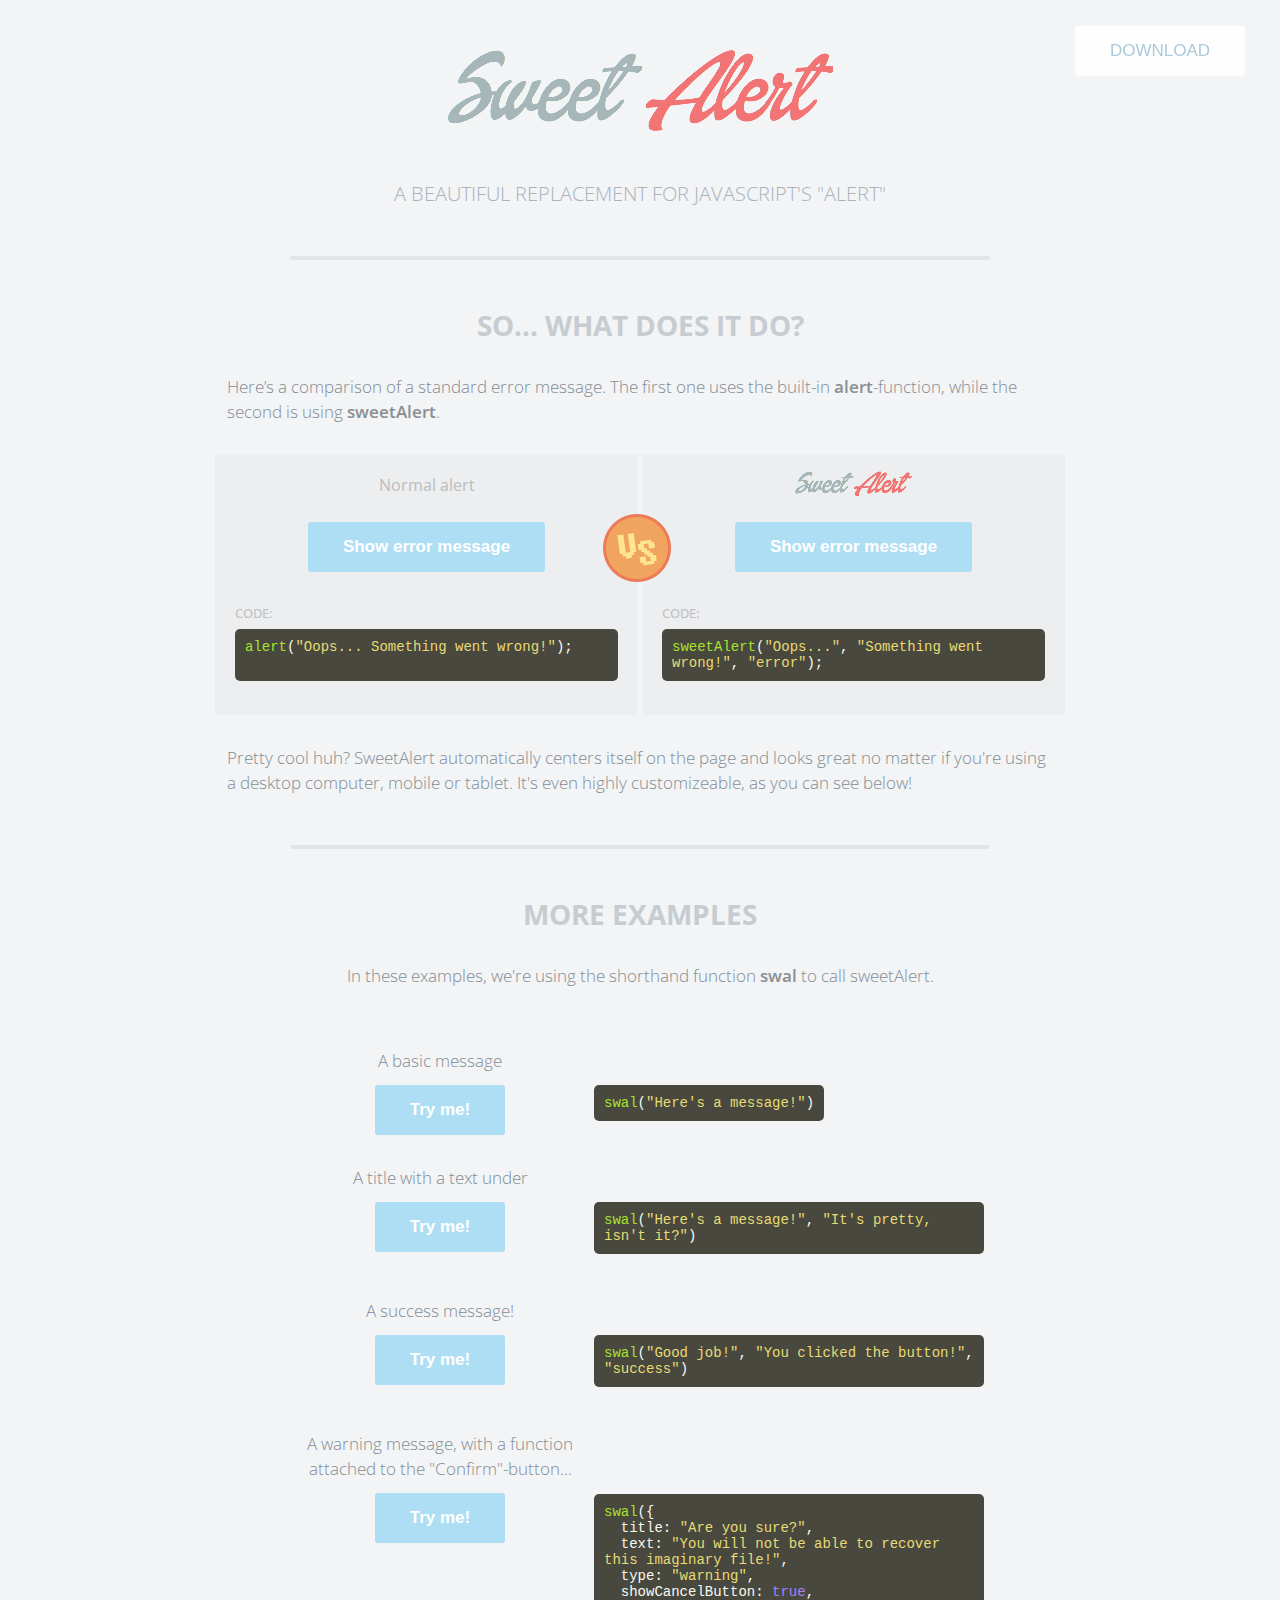
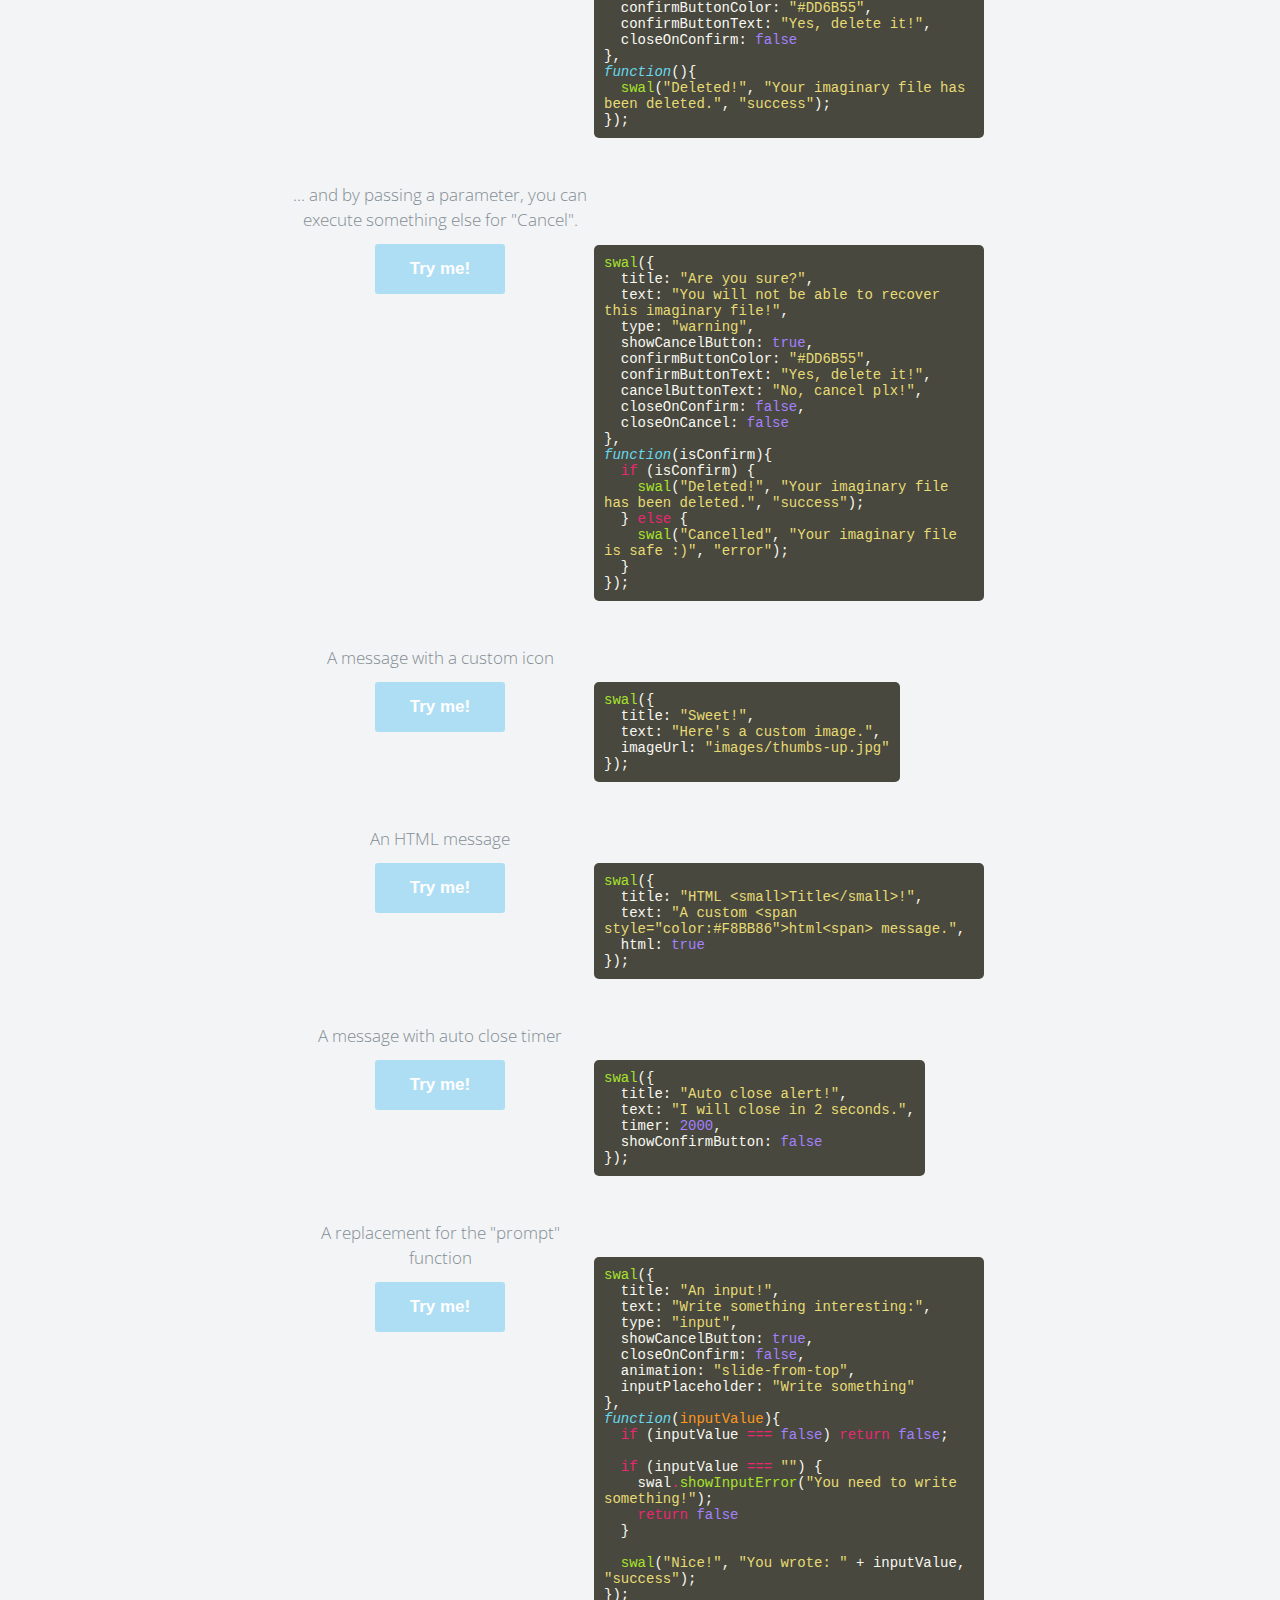
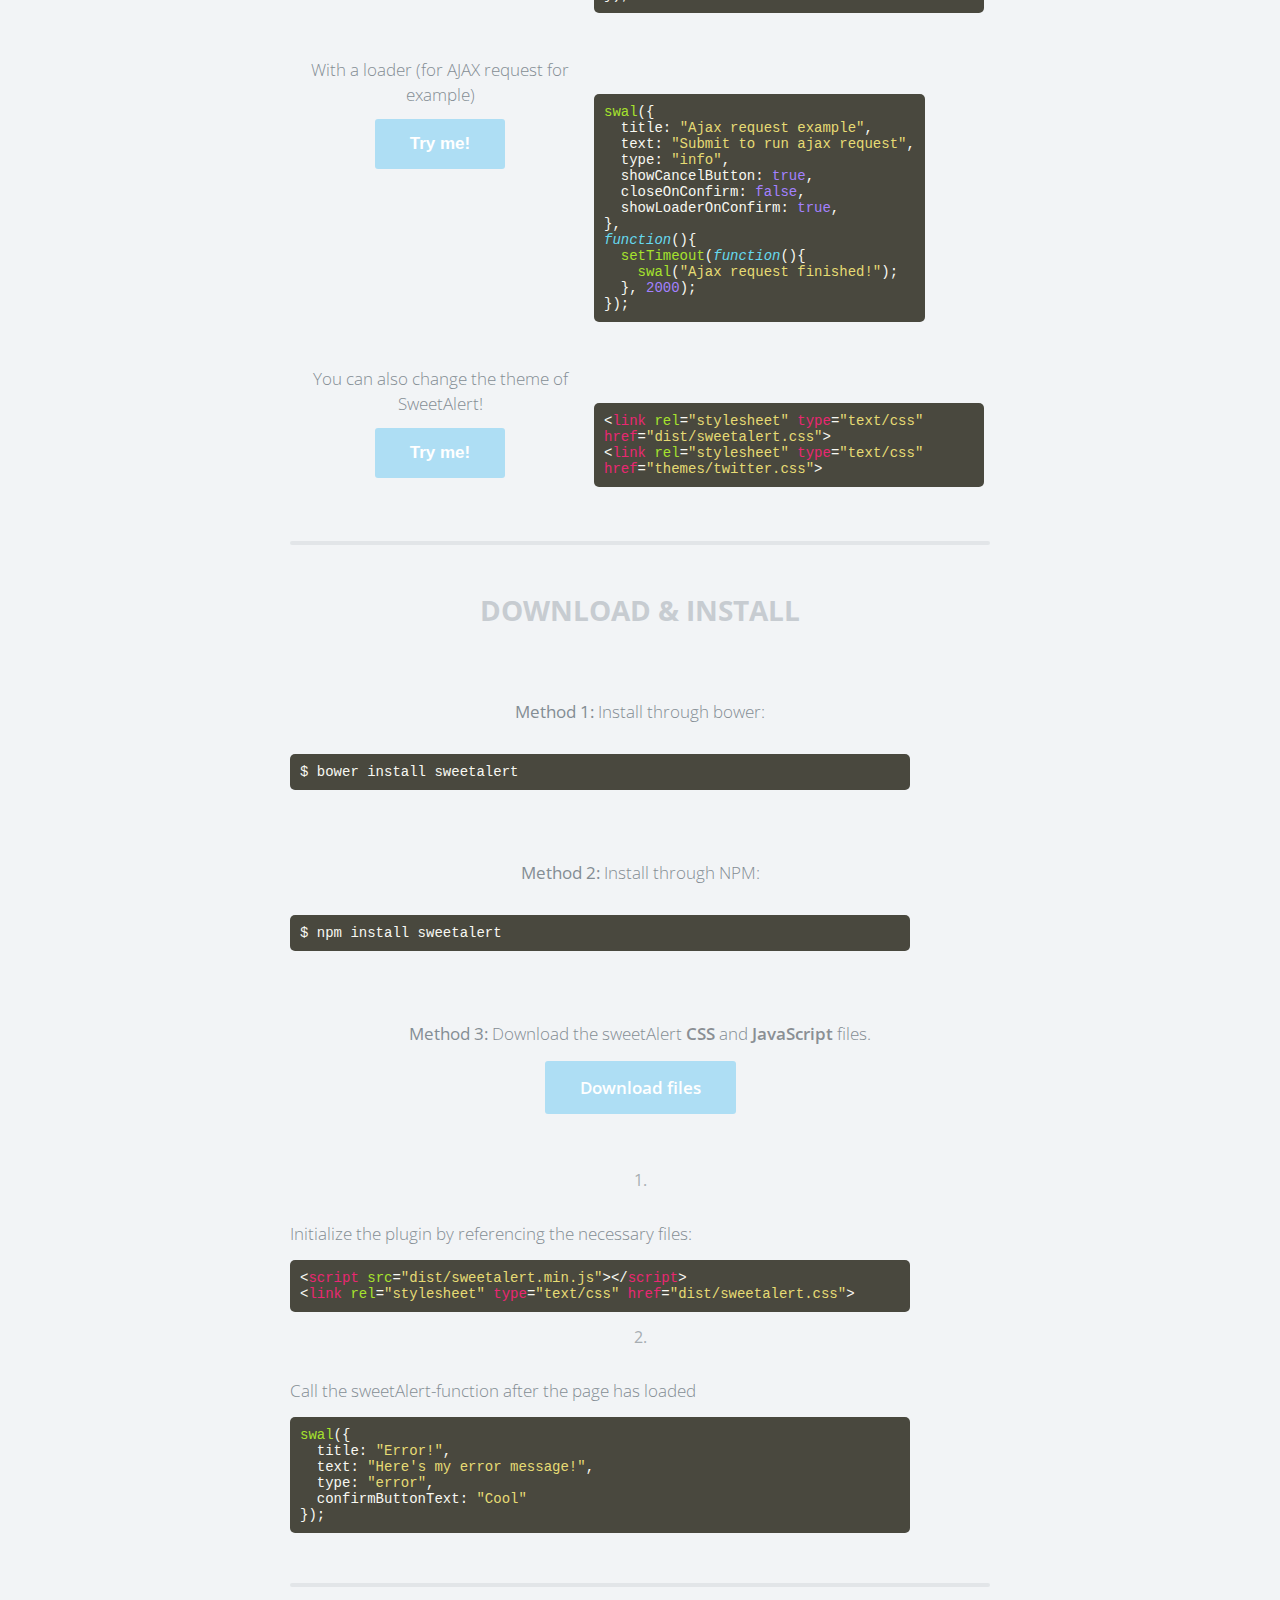
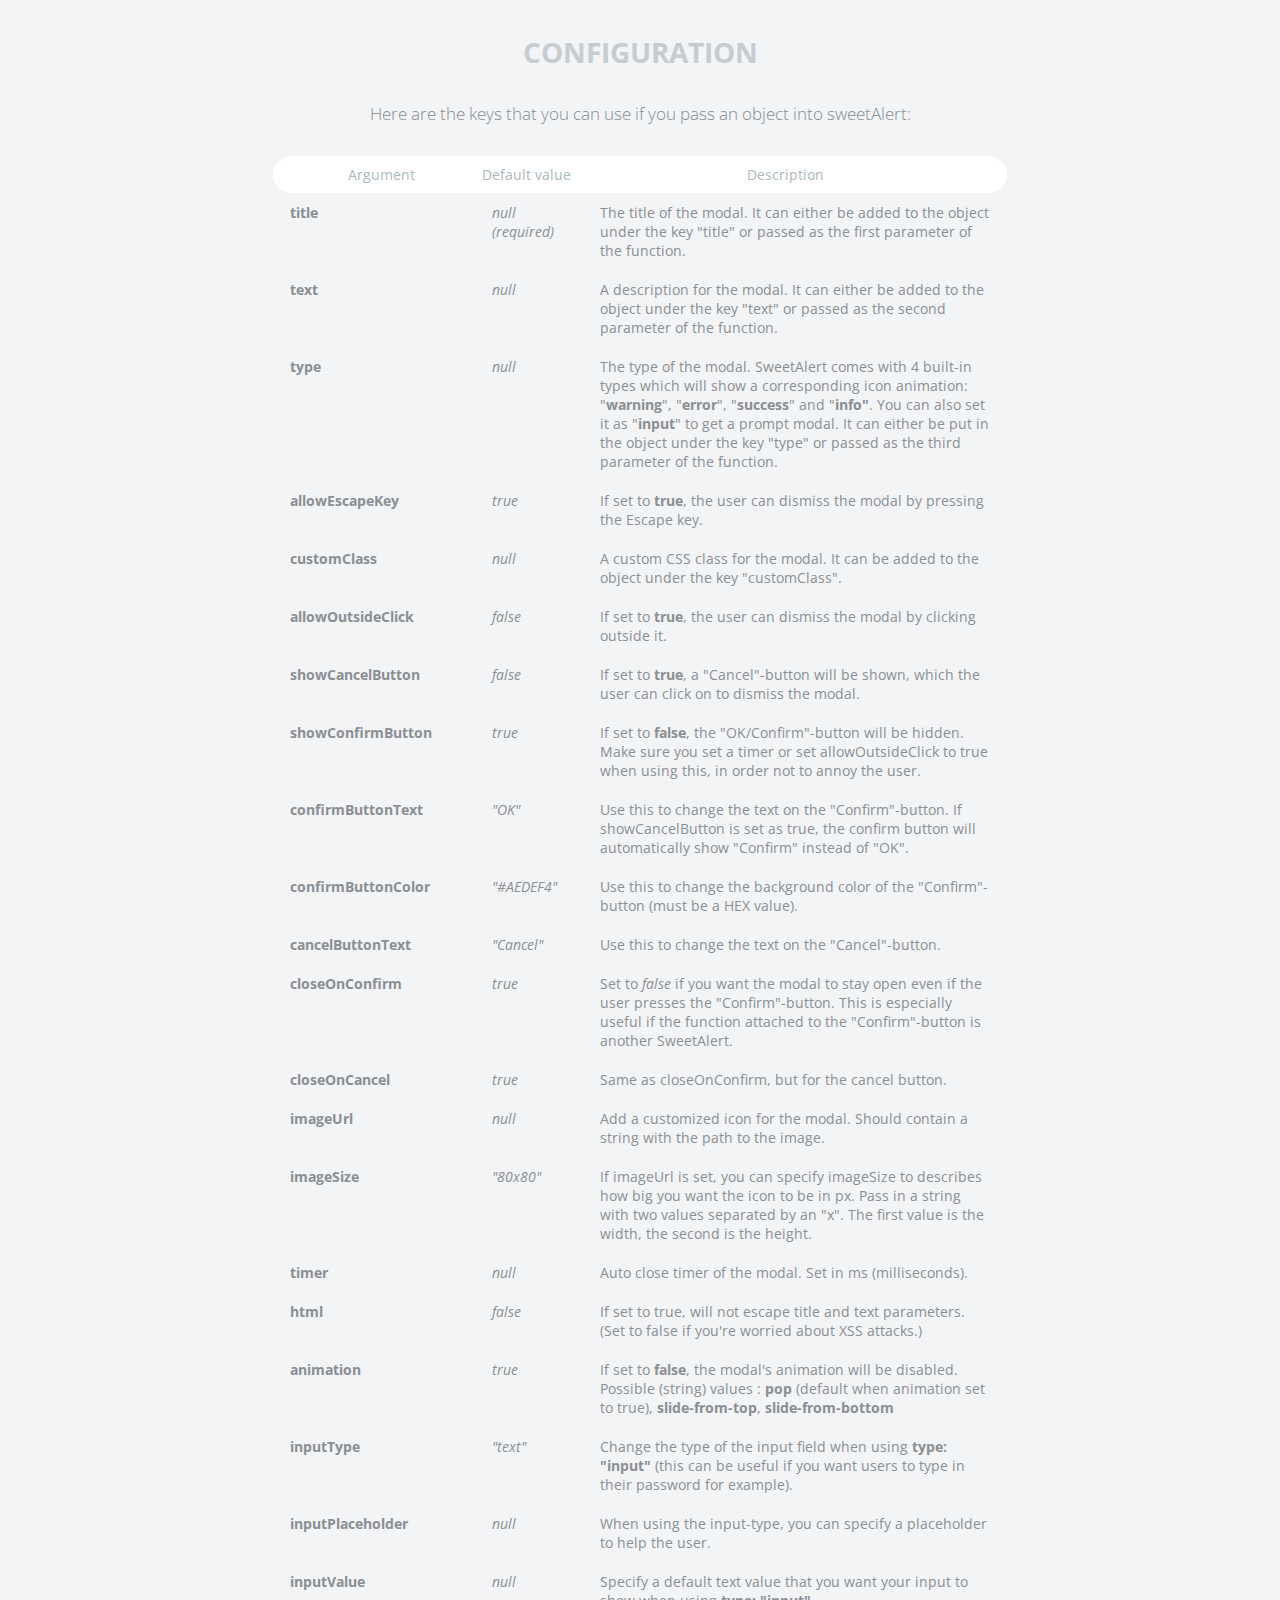
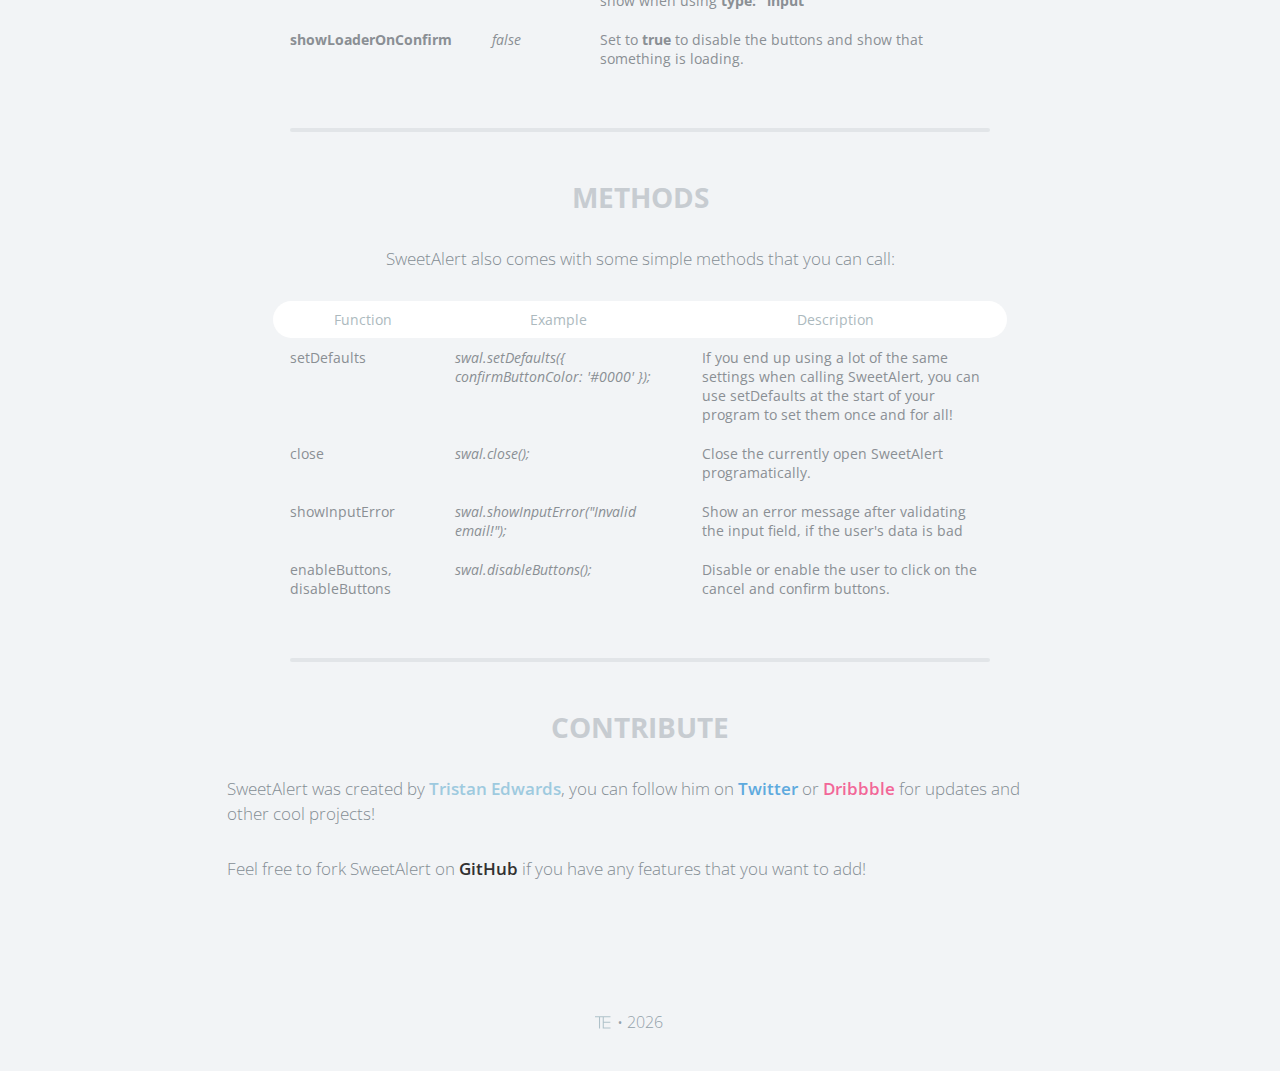
<file: formulario/static/sweetalert/index.html>
<!doctype html>

<html>

<head>
  <meta charset="utf-8">
  <meta name="viewport" content="width=device-width, initial-scale=1, maximum-scale=1, user-scalable=0" />
  <title>SweetAlert</title>

  <link rel="stylesheet" href="example/example.css">
  <script src="https://code.jquery.com/jquery-2.1.3.min.js"></script>

  <!-- This is what you need -->
  <script src="dist/sweetalert-dev.js"></script>
  <link rel="stylesheet" href="dist/sweetalert.css">
  <!--.......................-->

</head>

<body>

<h1>Sweet Alert</h1>
<h2>A beautiful replacement for JavaScript's "Alert"</h2>
<button class="download">Download</button>

<!-- What does it do? -->
<h3>So... What does it do?</h3>
<p>Here’s a comparison of a standard error message. The first one uses the built-in <strong>alert</strong>-function, while the second is using <strong>sweetAlert</strong>.</p>

<div class="showcase normal">
	<h4>Normal alert</h4>
	<button>Show error message</button>

	<h5>Code:</h5>
	<pre><span class="attr">alert</span>(<span class="str">"Oops... Something went wrong!"</span>);

	</pre>

	<div class="vs-icon"></div>
</div>

<div class="showcase sweet">
	<h4>Sweet Alert</h4>
	<button>Show error message</button>

	<h5>Code:</h5>
	<pre><span class="attr">sweetAlert</span>(<span class="str">"Oops..."</span>, <span class="str">"Something went wrong!"</span>, <span class="str">"error"</span>);</pre>
</div>

<p>Pretty cool huh? SweetAlert automatically centers itself on the page and looks great no matter if you're using a desktop computer, mobile or tablet. It's even highly customizeable, as you can see below!</p>


<!-- Examples -->
<h3>More examples</h3>

<p class="center">In these examples, we're using the shorthand function <strong>swal</strong> to call sweetAlert.</p>

<ul class="examples">

	<li class="message">
		<div class="ui">
			<p>A basic message</p>
			<button>Try me!</button>
		</div>
		<pre><span class="attr">swal</span>(<span class="str">"Here's a message!"</span>)</pre>
	</li>

	<li class="title-text">
		<div class="ui">
			<p>A title with a text under</p>
			<button>Try me!</button>
		</div>
		<pre><span class="attr">swal</span>(<span class="str">"Here's a message!"</span>, <span class="str">"It's pretty, isn't it?"</span>)</pre>
	</li>

	<li class="success">
		<div class="ui">
			<p>A success message!</p>
			<button>Try me!</button>
		</div>
		<pre><span class="attr">swal</span>(<span class="str">"Good job!"</span>, <span class="str">"You clicked the button!"</span>, <span class="str">"success"</span>)</pre>
	</li>

	<li class="warning confirm">
		<div class="ui">
			<p>A warning message, with a function attached to the "Confirm"-button...</p>
			<button>Try me!</button>
		</div>
		<pre><span class="attr">swal</span>({
&nbsp;&nbsp;title: <span class="str">"Are you sure?"</span>,
&nbsp;&nbsp;text: <span class="str">"You will not be able to recover this imaginary file!"</span>,
&nbsp;&nbsp;type: <span class="str">"warning"</span>,
&nbsp;&nbsp;showCancelButton: <span class="val">true</span>,
&nbsp;&nbsp;confirmButtonColor: <span class="str">"#DD6B55"</span>,
&nbsp;&nbsp;confirmButtonText: <span class="str">"Yes, delete it!"</span>,
&nbsp;&nbsp;closeOnConfirm: <span class="val">false</span>
},
<span class="func"><i>function</i></span>(){
&nbsp;&nbsp;<span class="attr">swal</span>(<span class="str">"Deleted!"</span>, <span class="str">"Your imaginary file has been deleted."</span>, <span class="str">"success"</span>);
});</pre>
	</li>

	<li class="warning cancel">
		<div class="ui">
			<p>... and by passing a parameter, you can execute something else for "Cancel".</p>
			<button>Try me!</button>
		</div>
		<pre><span class="attr">swal</span>({
&nbsp;&nbsp;title: <span class="str">"Are you sure?"</span>,
&nbsp;&nbsp;text: <span class="str">"You will not be able to recover this imaginary file!"</span>,
&nbsp;&nbsp;type: <span class="str">"warning"</span>,
&nbsp;&nbsp;showCancelButton: <span class="val">true</span>,
&nbsp;&nbsp;confirmButtonColor: <span class="str">"#DD6B55"</span>,
&nbsp;&nbsp;confirmButtonText: <span class="str">"Yes, delete it!"</span>,
&nbsp;&nbsp;cancelButtonText: <span class="str">"No, cancel plx!"</span>,
&nbsp;&nbsp;closeOnConfirm: <span class="val">false</span>,
&nbsp;&nbsp;closeOnCancel: <span class="val">false</span>
},
<span class="func"><i>function</i></span>(isConfirm){
&nbsp;&nbsp;<span class="tag">if</span> (isConfirm) {
&nbsp;&nbsp;&nbsp;&nbsp;<span class="attr">swal</span>(<span class="str">"Deleted!"</span>, <span class="str">"Your imaginary file has been deleted."</span>, <span class="str">"success"</span>);
&nbsp;&nbsp;} <span class="tag">else</span> {
	&nbsp;&nbsp;&nbsp;&nbsp;<span class="attr">swal</span>(<span class="str">"Cancelled"</span>, <span class="str">"Your imaginary file is safe :)"</span>, <span class="str">"error"</span>);
&nbsp;&nbsp;}
});</pre>
	</li>

	<li class="custom-icon">
		<div class="ui">
			<p>A message with a custom icon</p>
			<button>Try me!</button>
		</div>
		<pre><span class="attr">swal</span>({
&nbsp;&nbsp;title: <span class="str">"Sweet!"</span>,
&nbsp;&nbsp;text: <span class="str">"Here's a custom image."</span>,
&nbsp;&nbsp;imageUrl: <span class="str">"images/thumbs-up.jpg"</span>
});</pre>
	</li>

	<li class="message-html">
		<div class="ui">
			<p>An HTML message</p>
			<button>Try me!</button>
		</div>
		<pre><span class="attr">swal</span>({
&nbsp;&nbsp;title: <span class="str">"HTML &lt;small&gt;Title&lt;/small&gt;!"</span>,
&nbsp;&nbsp;text: <span class="str">"A custom &lt;span style="color:#F8BB86"&gt;html&lt;span&gt; message."</span>,
&nbsp;&nbsp;html: <span class="val">true</span>
});</pre>
	</li>

	<li class="timer">
		<div class="ui">
			<p>A message with auto close timer</p>
			<button>Try me!</button>
		</div>
		<pre><span class="attr">swal</span>({
&nbsp;&nbsp;title: <span class="str">"Auto close alert!"</span>,
&nbsp;&nbsp;text: <span class="str">"I will close in 2 seconds."</span>,
&nbsp;&nbsp;timer: <span class="val">2000</span>,
&nbsp;&nbsp;showConfirmButton: <span class="val">false</span>
});</pre>
	</li>


	<li class="input">
		<div class="ui">
			<p>A replacement for the "prompt" function</p>
			<button>Try me!</button>
		</div>
		<pre><span class="attr">swal</span>({
&nbsp;&nbsp;title: <span class="str">"An input!"</span>,
&nbsp;&nbsp;text: <span class="str">"Write something interesting:"</span>,
&nbsp;&nbsp;type: <span class="str">"input"</span>,
&nbsp;&nbsp;showCancelButton: <span class="val">true</span>,
&nbsp;&nbsp;closeOnConfirm: <span class="val">false</span>,
&nbsp;&nbsp;animation: <span class="str">"slide-from-top"</span>,
&nbsp;&nbsp;inputPlaceholder: <span class="str">"Write something"</span>
},
<span class="func"><i>function</i></span>(<span class="arg">inputValue</span>){
&nbsp;&nbsp;<span class="tag">if</span> (inputValue <span class="tag">===</span> <span class="val">false</span>) <span class="tag">return</span> <span class="val">false</span>;
&nbsp;&nbsp;
&nbsp;&nbsp;<span class="tag">if</span> (inputValue <span class="tag">===</span> <span class="str">""</span>) {
&nbsp;&nbsp;&nbsp;&nbsp;swal<span class="tag">.</span><span class="attr">showInputError</span>(<span class="str">"You need to write something!"</span>);
&nbsp;&nbsp;&nbsp;&nbsp;<span class="tag">return</span> <span class="val">false</span>
&nbsp;&nbsp;}
&nbsp;&nbsp;
&nbsp;&nbsp;<span class="attr">swal</span>(<span class="str">"Nice!"</span>, <span class="str">"You wrote: "</span> + inputValue, <span class="str">"success"</span>);
});</pre>
	</li>

  <li class="ajax">
    <div class="ui">
			<p>With a loader (for AJAX request for example)</p>
			<button>Try me!</button>
		</div>
		<pre><span class="attr">swal</span>({
&nbsp;&nbsp;title: <span class="str">"Ajax request example"</span>,
&nbsp;&nbsp;text: <span class="str">"Submit to run ajax request"</span>,
&nbsp;&nbsp;type: <span class="str">"info"</span>,
&nbsp;&nbsp;showCancelButton: <span class="val">true</span>,
&nbsp;&nbsp;closeOnConfirm: <span class="val">false</span>,
&nbsp;&nbsp;showLoaderOnConfirm: <span class="val">true</span>,
},
<span class="func"><i>function</i></span>(){
&nbsp;&nbsp;<span class="attr">setTimeout</span>(<span class="func"><i>function</i></span>(){
&nbsp;&nbsp;&nbsp;&nbsp;<span class="attr">swal</span>(<span class="str">"Ajax request finished!"</span>);
&nbsp;&nbsp;}, <span class="val">2000</span>);
});</pre>
	</li>

	<li class="theme">
		<div class="ui">
			<p>You can also change the theme of SweetAlert!</p>
			<button>Try me!</button>
		</div>
		<pre>&lt;<span class="tag">link</span> <span class="attr">rel</span>=<span class="str">"stylesheet"</span> <span class="tag">type</span>=<span class="str">"text/css"</span> <span class="tag">href</span>=<span class="str">"dist/sweetalert.css"</span>&gt;
			&lt;<span class="tag">link</span> <span class="attr">rel</span>=<span class="str">"stylesheet"</span> <span class="tag">type</span>=<span class="str">"text/css"</span> <span class="tag">href</span>=<span class="str">"themes/twitter.css"</span>&gt;</pre>
	</li>

</ul>


<!-- Download & Install -->
<h3 id="download-section">Download & install</h3>

<div class="center-container">
	<p class="center"><b>Method 1:</b> Install through bower:</p>
	<pre class="center">$ bower install sweetalert</pre>
</div>

<div class="center-container">
	<p class="center"><b>Method 2:</b> Install through NPM:</p>
	<pre class="center">$ npm install sweetalert</pre>
</div>

<p class="center"><b>Method 3:</b> Download the sweetAlert <strong>CSS</strong> and <strong>JavaScript</strong> files.</p>

<a class="button" href="https://github.com/t4t5/sweetalert/archive/master.zip" download>Download files</a>

<ol>
	<li>
		<p>Initialize the plugin by referencing the necessary files:</p>
		<pre>&lt;<span class="tag">script</span> <span class="attr">src</span>=<span class="str">"dist/sweetalert.min.js"</span>&gt;&lt;/<span class="tag">script</span>&gt;
&lt;<span class="tag">link</span> <span class="attr">rel</span>=<span class="str">"stylesheet"</span> <span class="tag">type</span>=<span class="str">"text/css"</span> <span class="tag">href</span>=<span class="str">"dist/sweetalert.css"</span>&gt;</pre>
	</li>

	<li>
		<p>Call the sweetAlert-function after the page has loaded</p>
		<pre><span class="attr">swal</span>({
&nbsp;&nbsp;title: <span class="str">"Error!"</span>,
&nbsp;&nbsp;text: <span class="str">"Here's my error message!"</span>,
&nbsp;&nbsp;type: <span class="str">"error"</span>,
&nbsp;&nbsp;confirmButtonText: <span class="str">"Cool"</span>
});
</pre>
	</li>
</ol>



<!-- Configuration -->
<h3>Configuration</h3>

<p class="center">Here are the keys that you can use if you pass an object into sweetAlert:</p>

<table>
	<tr class="titles">
		<th>
			<div class="border-left"></div>
			Argument
		</th>
		<th>Default value</th>
		<th>
			<div class="border-right"></div>
			Description
		</th>
	</tr>
	<tr>
		<td><b>title</b></td>
		<td><i>null (required)</i></td>
		<td>The title of the modal. It can either be added to the object under the key "title" or passed as the first parameter of the function.</td>
	</tr>
	<tr>
		<td><b>text</b></td>
		<td><i>null</i></td>
		<td>A description for the modal. It can either be added to the object under the key "text" or passed as the second parameter of the function.</td>
	</tr>
	<tr>
		<td><b>type</b></td>
		<td><i>null</i></td>
		<td>The type of the modal. SweetAlert comes with 4 built-in types which will show a corresponding icon animation: "<strong>warning</strong>", "<strong>error</strong>", "<strong>success</strong>" and "<strong>info"</strong>. You can also set it as "<strong>input</strong>" to get a prompt modal. It can either be put in the object under the key "type" or passed as the third parameter of the function.</td>
	</tr>
    <tr>
      <td><b>allowEscapeKey</b></td>
      <td><i>true</i></td>
      <td>If set to <strong>true</strong>, the user can dismiss the modal by pressing the Escape key.</td>
    </tr>
	<tr>
		<td><b>customClass</b></td>
		<td><i>null</i></td>
		<td>A custom CSS class for the modal. It can be added to the object under the key "customClass".</td>
	</tr>
	<tr>
		<td><b>allowOutsideClick</b></td>
		<td><i>false</i></td>
		<td>If set to <strong>true</strong>, the user can dismiss the modal by clicking outside it.</td>
	</tr>
	<tr>
		<td><b>showCancelButton</b></td>
		<td><i>false</i></td>
		<td>If set to <strong>true</strong>, a "Cancel"-button will be shown, which the user can click on to dismiss the modal.</td>
	</tr>
	<tr>
		<td><b>showConfirmButton</b></td>
		<td><i>true</i></td>
		<td>If set to <strong>false</strong>, the "OK/Confirm"-button will be hidden. Make sure you set a timer or set allowOutsideClick to true when using this, in order not to annoy the user.</td>
	</tr>
	<tr>
		<td><b>confirmButtonText</b></td>
		<td><i>"OK"</i></td>
		<td>Use this to change the text on the "Confirm"-button. If showCancelButton is set as true, the confirm button will automatically show "Confirm" instead of "OK".</td>
	</tr>
	<tr>
		<td><b>confirmButtonColor</b></td>
		<td><i>"#AEDEF4"</i></td>
		<td>Use this to change the background color of the "Confirm"-button (must be a HEX value).</td>
	</tr>
	<tr>
		<td><b>cancelButtonText</b></td>
		<td><i>"Cancel"</i></td>
		<td>Use this to change the text on the "Cancel"-button.</td>
	</tr>
	<tr>
		<td><b>closeOnConfirm</b></td>
		<td><i>true</i></td>
		<td>Set to <i>false</i> if you want the modal to stay open even if the user presses the "Confirm"-button. This is especially useful if the function attached to the "Confirm"-button is another SweetAlert.</td>
	</tr>
	<tr>
		<td><b>closeOnCancel</b></td>
		<td><i>true</i></td>
		<td>Same as closeOnConfirm, but for the cancel button.</td>
	</tr>
	<tr>
		<td><b>imageUrl</b></td>
		<td><i>null</i></td>
		<td>Add a customized icon for the modal. Should contain a string with the path to the image.</td>
	</tr>
	<tr>
		<td><b>imageSize</b></td>
		<td><i>"80x80"</i></td>
		<td>If imageUrl is set, you can specify imageSize to describes how big you want the icon to be in px. Pass in a string with two values separated by an "x". The first value is the width, the second is the height.</td>
	</tr>
	<tr>
		<td><b>timer</b></td>
		<td><i>null</i></td>
		<td>Auto close timer of the modal. Set in ms (milliseconds).</td>
	</tr>
	<tr>
		<td><b>html</b></td>
		<td><i>false</i></td>
		<td>If set to true, will not escape title and text parameters. (Set to false if you're worried about XSS attacks.)</td>
	</tr>
	<tr>
		<td><b>animation</b></td>
		<td><i>true</i></td>
		<td>If set to <strong>false</strong>, the modal's animation will be disabled. Possible (string) values : <strong>pop</strong> (default when animation set to true), <strong>slide-from-top</strong>, <strong>slide-from-bottom</strong></td>
	</tr>
	<tr>
		<td><b>inputType</b></td>
		<td><i>"text"</i></td>
		<td>Change the type of the input field when using <strong>type: "input"</strong> (this can be useful if you want users to type in their password for example).</td>
	</tr>
	<tr>
		<td><b>inputPlaceholder</b></td>
		<td><i>null</i></td>
		<td>When using the input-type, you can specify a placeholder to help the user.</td>
	</tr>
	<tr>
		<td><b>inputValue</b></td>
		<td><i>null</i></td>
		<td>Specify a default text value that you want your input to show when using <strong>type: "input"</strong></td>
	</tr>
	<tr>
		<td><b>showLoaderOnConfirm</b></td>
		<td><i>false</i></td>
    <td>Set to <strong>true</strong> to disable the buttons and show that something is loading.</td>
	</tr>
</table>


<!-- Methods -->
<h3>Methods</h3>

<p class="center">SweetAlert also comes with some simple methods that you can call:</p>

<table>
	<tr class="titles">
		<th>
			<div class="border-left"></div>
			Function
		</th>
		<th>Example</th>
		<th>
			<div class="border-right"></div>
			Description
		</th>
	</tr>
	<tr>
		<td>setDefaults</td>
		<td><i>swal.setDefaults({ confirmButtonColor: '#0000' });</i></td>
		<td>If you end up using a lot of the same settings when calling SweetAlert, you can use setDefaults at the start of your program to set them once and for all!</td>
	</tr>
	<tr>
		<td>close</td>
		<td><i>swal.close();</i></td>
		<td>Close the currently open SweetAlert programatically.</td>
	</tr>
	<tr>
		<td>showInputError</td>
		<td><i>swal.showInputError("Invalid email!");</i></td>
		<td>Show an error message after validating the input field, if the user's data is bad</td>
	</tr>
	<tr>
		<td>enableButtons, disableButtons</td>
		<td><i>swal.disableButtons();</i></td>
		<td>Disable or enable the user to click on the cancel and confirm buttons.</td>
	</tr>
</table>



<!-- Contribute -->
<h3>Contribute</h3>
<p>SweetAlert was created by <a href="http://tristanedwards.me" target="_blank">Tristan Edwards</a>, you can follow him on <a href="https://twitter.com/t4t5" target="_blank" class="twitter">Twitter</a> or <a href="https://dribbble.com/tristanedwards" target="_blank" class="dribbble">Dribbble</a> for updates and other cool projects!</p>
<p>Feel free to fork SweetAlert on <a href="https://github.com/t4t5/sweetalert" class="github">GitHub</a> if you have any features that you want to add!</p>


<footer>
	<span class="te-logo">TE</span> • <script>document.write(new Date().getFullYear())</script>
</footer>


<script>

document.querySelector('button.download').onclick = function(){
	$("html, body").animate({ scrollTop: $("#download-section").offset().top }, 1000);
};

document.querySelector('.showcase.normal button').onclick = function(){
	alert("Oops... Something went wrong!");
};

document.querySelector('.showcase.sweet button').onclick = function(){
	swal("Oops...", "Something went wrong!", "error");
};

document.querySelector('ul.examples li.message button').onclick = function(){
	swal("Here's a message!");
};

document.querySelector('ul.examples li.timer button').onclick = function(){
	swal({
		title: "Auto close alert!",
		text: "I will close in 2 seconds.",
		timer: 2000,
		showConfirmButton: false
	});
};

document.querySelector('ul.examples li.title-text button').onclick = function(){
	swal("Here's a message!", "It's pretty, isn't it?");
};

document.querySelector('ul.examples li.success button').onclick = function(){
	swal("Good job!", "You clicked the button!", "success");
};

document.querySelector('ul.examples li.warning.confirm button').onclick = function(){
	swal({
		title: "Are you sure?",
		text: "You will not be able to recover this imaginary file!",
		type: "warning",
		showCancelButton: true,
		confirmButtonColor: '#DD6B55',
		confirmButtonText: 'Yes, delete it!',
		closeOnConfirm: false
	},
	function(){
		swal("Deleted!", "Your imaginary file has been deleted!", "success");
	});
};

document.querySelector('ul.examples li.warning.cancel button').onclick = function(){
	swal({
		title: "Are you sure?",
		text: "You will not be able to recover this imaginary file!",
		type: "warning",
		showCancelButton: true,
		confirmButtonColor: '#DD6B55',
		confirmButtonText: 'Yes, delete it!',
		cancelButtonText: "No, cancel plx!",
		closeOnConfirm: false,
		closeOnCancel: false
	},
	function(isConfirm){
    if (isConfirm){
      swal("Deleted!", "Your imaginary file has been deleted!", "success");
    } else {
      swal("Cancelled", "Your imaginary file is safe :)", "error");
    }
	});
};

document.querySelector('ul.examples li.custom-icon button').onclick = function(){
	swal({
		title: "Sweet!",
		text: "Here's a custom image.",
		imageUrl: 'example/images/thumbs-up.jpg'
	});
};

document.querySelector('ul.examples li.message-html button').onclick = function(){
	swal({
		title: "HTML <small>Title</small>!",
		text: 'A custom <span style="color:#F8BB86">html<span> message.',
		html: true
	});
};

document.querySelector('ul.examples li.input button').onclick = function(){
	swal({
		title: "An input!",
		text: 'Write something interesting:',
		type: 'input',
		showCancelButton: true,
		closeOnConfirm: false,
		animation: "slide-from-top",
		inputPlaceholder: "Write something",
	},
	function(inputValue){
		if (inputValue === false) return false;

		if (inputValue === "") {
			swal.showInputError("You need to write something!");
			return false;
		}
    
		swal("Nice!", 'You wrote: ' + inputValue, "success");

	});
};

document.querySelector('ul.examples li.theme button').onclick = function() {
	swal({
		title: "Themes!",
		text: "Here's the Twitter theme for SweetAlert!",
		confirmButtonText: "Cool!",
		customClass: 'twitter'
	});
};

document.querySelector('ul.examples li.ajax button').onclick = function() {
  swal({
    title: 'Ajax request example',
    text: 'Submit to run ajax request',
    type: 'info',
    showCancelButton: true,
    closeOnConfirm: false,
    showLoaderOnConfirm: true,
  }, function(){
    setTimeout(function() {
      swal('Ajax request finished!');
    }, 2000);
  });
};

</script>



</body>

</html>
</file>
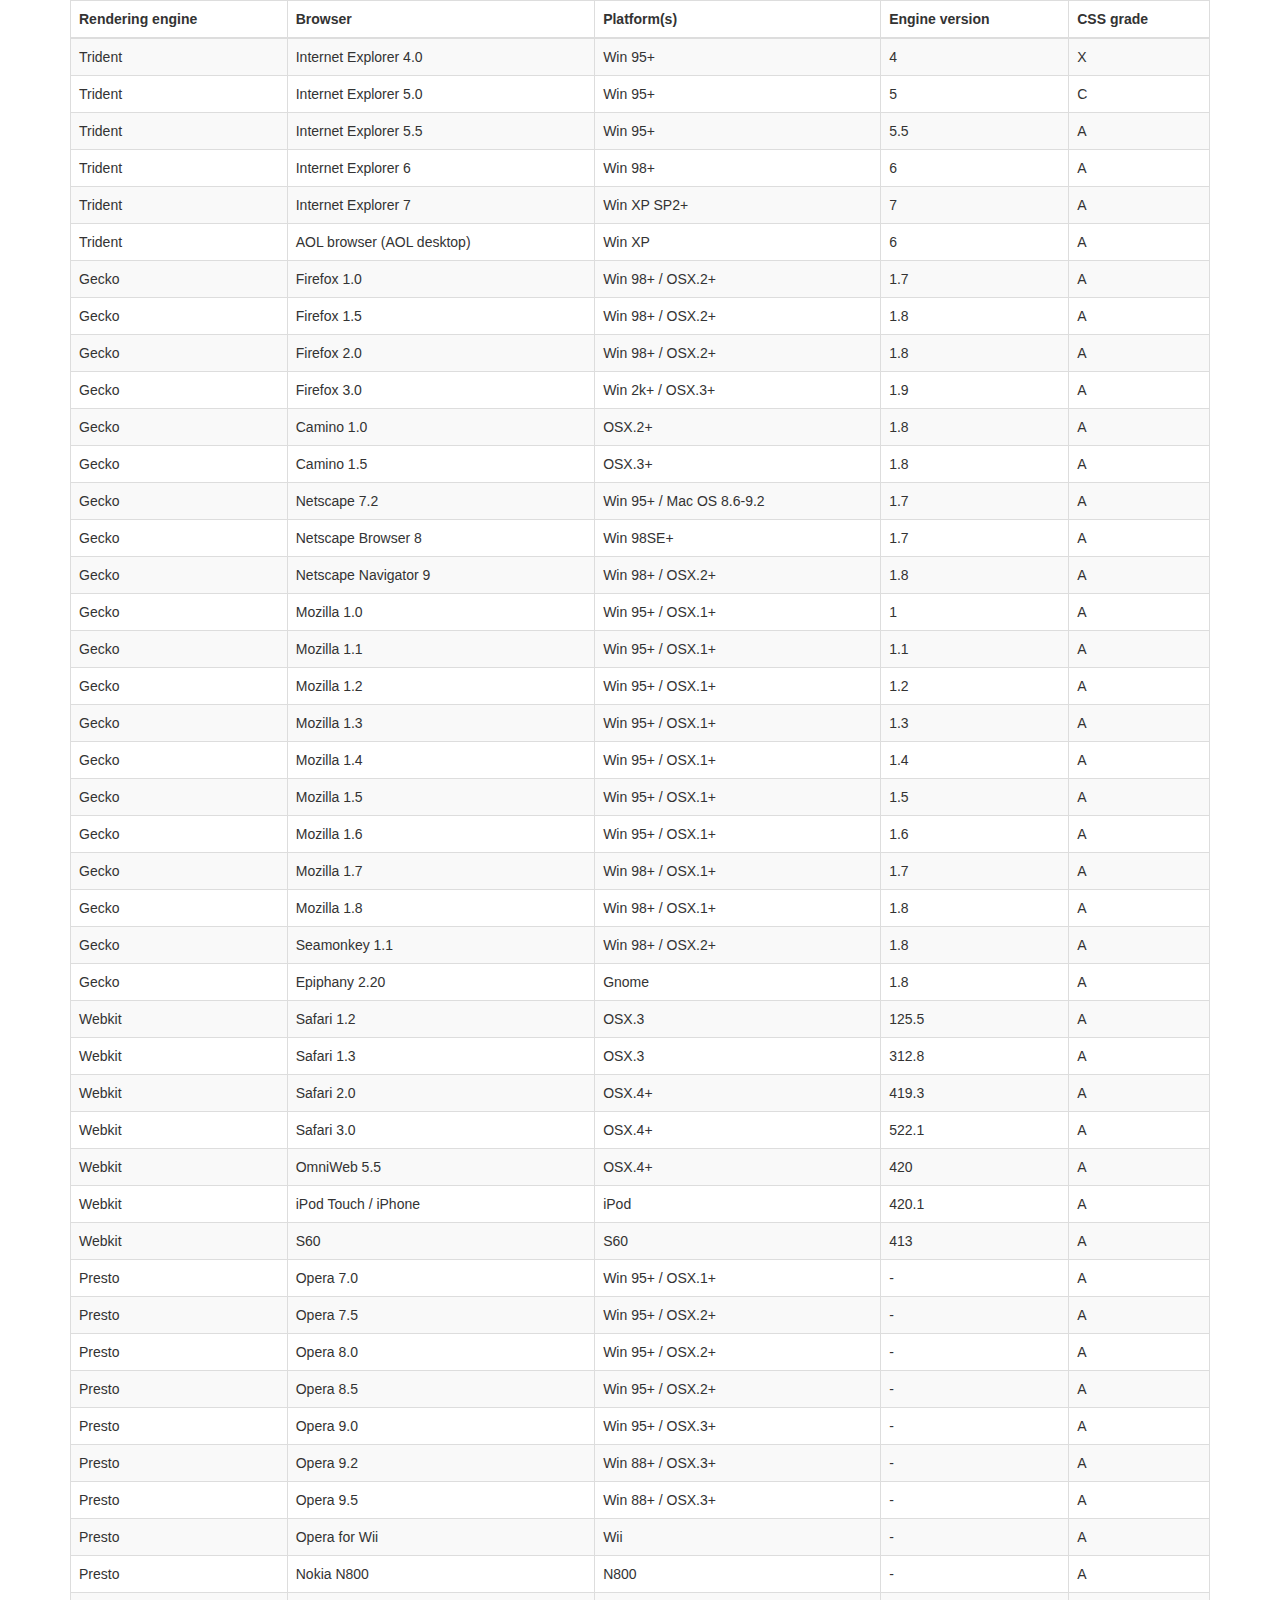
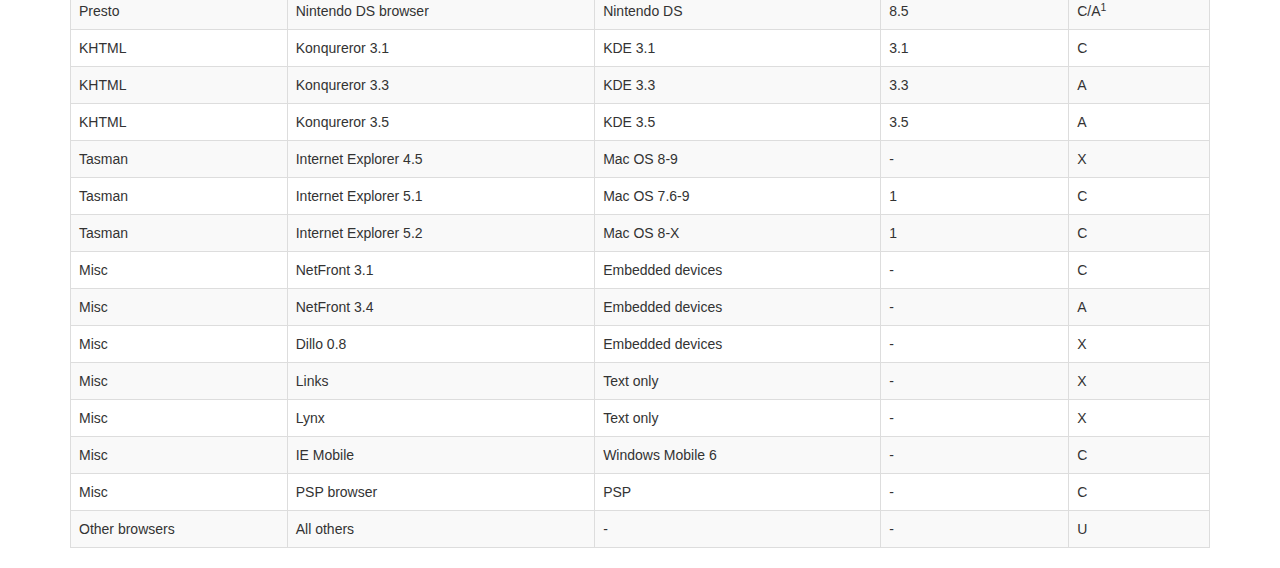
<file: administrador/static/administrador/libs/jquery/plugins/integration/bootstrap/3/index.html>
<!DOCTYPE HTML PUBLIC "-//W3C//DTD HTML 4.01//EN" "http://www.w3.org/TR/html4/strict.dtd">
<html>
	<head>
		<meta http-equiv="content-type" content="text/html; charset=utf-8" />
		
		<title>DataTables Bootstrap 3 example</title>

		<link rel="stylesheet" type="text/css" href="//maxcdn.bootstrapcdn.com/bootstrap/3.3.0/css/bootstrap.min.css">
		<link rel="stylesheet" type="text/css" href="dataTables.bootstrap.css">

		<script type="text/javascript" language="javascript" src="//code.jquery.com/jquery-1.11.1.min.js"></script>
		<script type="text/javascript" language="javascript" src="//cdn.datatables.net/1.10.3/js/jquery.dataTables.min.js"></script>
		<script type="text/javascript" language="javascript" src="dataTables.bootstrap.js"></script>
		<script type="text/javascript" charset="utf-8">
			$(document).ready(function() {
				$('#example').dataTable();
			} );
		</script>
	</head>
	<body>
		<div class="container">
			
<table cellpadding="0" cellspacing="0" border="0" class="table table-striped table-bordered" id="example">
	<thead>
		<tr>
			<th>Rendering engine</th>
			<th>Browser</th>
			<th>Platform(s)</th>
			<th>Engine version</th>
			<th>CSS grade</th>
		</tr>
	</thead>
	<tbody>
		<tr class="odd gradeX">
			<td>Trident</td>
			<td>Internet
				 Explorer 4.0</td>
			<td>Win 95+</td>
			<td class="center"> 4</td>
			<td class="center">X</td>
		</tr>
		<tr class="even gradeC">
			<td>Trident</td>
			<td>Internet
				 Explorer 5.0</td>
			<td>Win 95+</td>
			<td class="center">5</td>
			<td class="center">C</td>
		</tr>
		<tr class="odd gradeA">
			<td>Trident</td>
			<td>Internet
				 Explorer 5.5</td>
			<td>Win 95+</td>
			<td class="center">5.5</td>
			<td class="center">A</td>
		</tr>
		<tr class="even gradeA">
			<td>Trident</td>
			<td>Internet
				 Explorer 6</td>
			<td>Win 98+</td>
			<td class="center">6</td>
			<td class="center">A</td>
		</tr>
		<tr class="odd gradeA">
			<td>Trident</td>
			<td>Internet Explorer 7</td>
			<td>Win XP SP2+</td>
			<td class="center">7</td>
			<td class="center">A</td>
		</tr>
		<tr class="even gradeA">
			<td>Trident</td>
			<td>AOL browser (AOL desktop)</td>
			<td>Win XP</td>
			<td class="center">6</td>
			<td class="center">A</td>
		</tr>
		<tr class="gradeA">
			<td>Gecko</td>
			<td>Firefox 1.0</td>
			<td>Win 98+ / OSX.2+</td>
			<td class="center">1.7</td>
			<td class="center">A</td>
		</tr>
		<tr class="gradeA">
			<td>Gecko</td>
			<td>Firefox 1.5</td>
			<td>Win 98+ / OSX.2+</td>
			<td class="center">1.8</td>
			<td class="center">A</td>
		</tr>
		<tr class="gradeA">
			<td>Gecko</td>
			<td>Firefox 2.0</td>
			<td>Win 98+ / OSX.2+</td>
			<td class="center">1.8</td>
			<td class="center">A</td>
		</tr>
		<tr class="gradeA">
			<td>Gecko</td>
			<td>Firefox 3.0</td>
			<td>Win 2k+ / OSX.3+</td>
			<td class="center">1.9</td>
			<td class="center">A</td>
		</tr>
		<tr class="gradeA">
			<td>Gecko</td>
			<td>Camino 1.0</td>
			<td>OSX.2+</td>
			<td class="center">1.8</td>
			<td class="center">A</td>
		</tr>
		<tr class="gradeA">
			<td>Gecko</td>
			<td>Camino 1.5</td>
			<td>OSX.3+</td>
			<td class="center">1.8</td>
			<td class="center">A</td>
		</tr>
		<tr class="gradeA">
			<td>Gecko</td>
			<td>Netscape 7.2</td>
			<td>Win 95+ / Mac OS 8.6-9.2</td>
			<td class="center">1.7</td>
			<td class="center">A</td>
		</tr>
		<tr class="gradeA">
			<td>Gecko</td>
			<td>Netscape Browser 8</td>
			<td>Win 98SE+</td>
			<td class="center">1.7</td>
			<td class="center">A</td>
		</tr>
		<tr class="gradeA">
			<td>Gecko</td>
			<td>Netscape Navigator 9</td>
			<td>Win 98+ / OSX.2+</td>
			<td class="center">1.8</td>
			<td class="center">A</td>
		</tr>
		<tr class="gradeA">
			<td>Gecko</td>
			<td>Mozilla 1.0</td>
			<td>Win 95+ / OSX.1+</td>
			<td class="center">1</td>
			<td class="center">A</td>
		</tr>
		<tr class="gradeA">
			<td>Gecko</td>
			<td>Mozilla 1.1</td>
			<td>Win 95+ / OSX.1+</td>
			<td class="center">1.1</td>
			<td class="center">A</td>
		</tr>
		<tr class="gradeA">
			<td>Gecko</td>
			<td>Mozilla 1.2</td>
			<td>Win 95+ / OSX.1+</td>
			<td class="center">1.2</td>
			<td class="center">A</td>
		</tr>
		<tr class="gradeA">
			<td>Gecko</td>
			<td>Mozilla 1.3</td>
			<td>Win 95+ / OSX.1+</td>
			<td class="center">1.3</td>
			<td class="center">A</td>
		</tr>
		<tr class="gradeA">
			<td>Gecko</td>
			<td>Mozilla 1.4</td>
			<td>Win 95+ / OSX.1+</td>
			<td class="center">1.4</td>
			<td class="center">A</td>
		</tr>
		<tr class="gradeA">
			<td>Gecko</td>
			<td>Mozilla 1.5</td>
			<td>Win 95+ / OSX.1+</td>
			<td class="center">1.5</td>
			<td class="center">A</td>
		</tr>
		<tr class="gradeA">
			<td>Gecko</td>
			<td>Mozilla 1.6</td>
			<td>Win 95+ / OSX.1+</td>
			<td class="center">1.6</td>
			<td class="center">A</td>
		</tr>
		<tr class="gradeA">
			<td>Gecko</td>
			<td>Mozilla 1.7</td>
			<td>Win 98+ / OSX.1+</td>
			<td class="center">1.7</td>
			<td class="center">A</td>
		</tr>
		<tr class="gradeA">
			<td>Gecko</td>
			<td>Mozilla 1.8</td>
			<td>Win 98+ / OSX.1+</td>
			<td class="center">1.8</td>
			<td class="center">A</td>
		</tr>
		<tr class="gradeA">
			<td>Gecko</td>
			<td>Seamonkey 1.1</td>
			<td>Win 98+ / OSX.2+</td>
			<td class="center">1.8</td>
			<td class="center">A</td>
		</tr>
		<tr class="gradeA">
			<td>Gecko</td>
			<td>Epiphany 2.20</td>
			<td>Gnome</td>
			<td class="center">1.8</td>
			<td class="center">A</td>
		</tr>
		<tr class="gradeA">
			<td>Webkit</td>
			<td>Safari 1.2</td>
			<td>OSX.3</td>
			<td class="center">125.5</td>
			<td class="center">A</td>
		</tr>
		<tr class="gradeA">
			<td>Webkit</td>
			<td>Safari 1.3</td>
			<td>OSX.3</td>
			<td class="center">312.8</td>
			<td class="center">A</td>
		</tr>
		<tr class="gradeA">
			<td>Webkit</td>
			<td>Safari 2.0</td>
			<td>OSX.4+</td>
			<td class="center">419.3</td>
			<td class="center">A</td>
		</tr>
		<tr class="gradeA">
			<td>Webkit</td>
			<td>Safari 3.0</td>
			<td>OSX.4+</td>
			<td class="center">522.1</td>
			<td class="center">A</td>
		</tr>
		<tr class="gradeA">
			<td>Webkit</td>
			<td>OmniWeb 5.5</td>
			<td>OSX.4+</td>
			<td class="center">420</td>
			<td class="center">A</td>
		</tr>
		<tr class="gradeA">
			<td>Webkit</td>
			<td>iPod Touch / iPhone</td>
			<td>iPod</td>
			<td class="center">420.1</td>
			<td class="center">A</td>
		</tr>
		<tr class="gradeA">
			<td>Webkit</td>
			<td>S60</td>
			<td>S60</td>
			<td class="center">413</td>
			<td class="center">A</td>
		</tr>
		<tr class="gradeA">
			<td>Presto</td>
			<td>Opera 7.0</td>
			<td>Win 95+ / OSX.1+</td>
			<td class="center">-</td>
			<td class="center">A</td>
		</tr>
		<tr class="gradeA">
			<td>Presto</td>
			<td>Opera 7.5</td>
			<td>Win 95+ / OSX.2+</td>
			<td class="center">-</td>
			<td class="center">A</td>
		</tr>
		<tr class="gradeA">
			<td>Presto</td>
			<td>Opera 8.0</td>
			<td>Win 95+ / OSX.2+</td>
			<td class="center">-</td>
			<td class="center">A</td>
		</tr>
		<tr class="gradeA">
			<td>Presto</td>
			<td>Opera 8.5</td>
			<td>Win 95+ / OSX.2+</td>
			<td class="center">-</td>
			<td class="center">A</td>
		</tr>
		<tr class="gradeA">
			<td>Presto</td>
			<td>Opera 9.0</td>
			<td>Win 95+ / OSX.3+</td>
			<td class="center">-</td>
			<td class="center">A</td>
		</tr>
		<tr class="gradeA">
			<td>Presto</td>
			<td>Opera 9.2</td>
			<td>Win 88+ / OSX.3+</td>
			<td class="center">-</td>
			<td class="center">A</td>
		</tr>
		<tr class="gradeA">
			<td>Presto</td>
			<td>Opera 9.5</td>
			<td>Win 88+ / OSX.3+</td>
			<td class="center">-</td>
			<td class="center">A</td>
		</tr>
		<tr class="gradeA">
			<td>Presto</td>
			<td>Opera for Wii</td>
			<td>Wii</td>
			<td class="center">-</td>
			<td class="center">A</td>
		</tr>
		<tr class="gradeA">
			<td>Presto</td>
			<td>Nokia N800</td>
			<td>N800</td>
			<td class="center">-</td>
			<td class="center">A</td>
		</tr>
		<tr class="gradeA">
			<td>Presto</td>
			<td>Nintendo DS browser</td>
			<td>Nintendo DS</td>
			<td class="center">8.5</td>
			<td class="center">C/A<sup>1</sup></td>
		</tr>
		<tr class="gradeC">
			<td>KHTML</td>
			<td>Konqureror 3.1</td>
			<td>KDE 3.1</td>
			<td class="center">3.1</td>
			<td class="center">C</td>
		</tr>
		<tr class="gradeA">
			<td>KHTML</td>
			<td>Konqureror 3.3</td>
			<td>KDE 3.3</td>
			<td class="center">3.3</td>
			<td class="center">A</td>
		</tr>
		<tr class="gradeA">
			<td>KHTML</td>
			<td>Konqureror 3.5</td>
			<td>KDE 3.5</td>
			<td class="center">3.5</td>
			<td class="center">A</td>
		</tr>
		<tr class="gradeX">
			<td>Tasman</td>
			<td>Internet Explorer 4.5</td>
			<td>Mac OS 8-9</td>
			<td class="center">-</td>
			<td class="center">X</td>
		</tr>
		<tr class="gradeC">
			<td>Tasman</td>
			<td>Internet Explorer 5.1</td>
			<td>Mac OS 7.6-9</td>
			<td class="center">1</td>
			<td class="center">C</td>
		</tr>
		<tr class="gradeC">
			<td>Tasman</td>
			<td>Internet Explorer 5.2</td>
			<td>Mac OS 8-X</td>
			<td class="center">1</td>
			<td class="center">C</td>
		</tr>
		<tr class="gradeA">
			<td>Misc</td>
			<td>NetFront 3.1</td>
			<td>Embedded devices</td>
			<td class="center">-</td>
			<td class="center">C</td>
		</tr>
		<tr class="gradeA">
			<td>Misc</td>
			<td>NetFront 3.4</td>
			<td>Embedded devices</td>
			<td class="center">-</td>
			<td class="center">A</td>
		</tr>
		<tr class="gradeX">
			<td>Misc</td>
			<td>Dillo 0.8</td>
			<td>Embedded devices</td>
			<td class="center">-</td>
			<td class="center">X</td>
		</tr>
		<tr class="gradeX">
			<td>Misc</td>
			<td>Links</td>
			<td>Text only</td>
			<td class="center">-</td>
			<td class="center">X</td>
		</tr>
		<tr class="gradeX">
			<td>Misc</td>
			<td>Lynx</td>
			<td>Text only</td>
			<td class="center">-</td>
			<td class="center">X</td>
		</tr>
		<tr class="gradeC">
			<td>Misc</td>
			<td>IE Mobile</td>
			<td>Windows Mobile 6</td>
			<td class="center">-</td>
			<td class="center">C</td>
		</tr>
		<tr class="gradeC">
			<td>Misc</td>
			<td>PSP browser</td>
			<td>PSP</td>
			<td class="center">-</td>
			<td class="center">C</td>
		</tr>
		<tr class="gradeU">
			<td>Other browsers</td>
			<td>All others</td>
			<td>-</td>
			<td class="center">-</td>
			<td class="center">U</td>
		</tr>
	</tbody>
</table>
			
		</div>
	</body>
</html>
</file>
<file: formulario/static/sweetalert/example/example.css>
@import url(http://fonts.googleapis.com/css?family=Open+Sans:400,600,700,300);
@import url(http://fonts.googleapis.com/css?family=Open+Sans+Condensed:700);
body {
  background-color: #f2f4f6;
  font-family: 'Open Sans', sans-serif;
  text-align: center; }

h1 {
  background-image: url("images/logo_big.png");
  background-image: -webkit-image-set(url("images/logo_big.png") 1x, url("images/logo_big@2x.png") 2x);
  width: 385px;
  height: 81px;
  text-indent: -9999px;
  white-space: nowrap;
  margin: 50px auto; }
  @media all and (max-width: 420px) {
    h1 {
      width: 300px;
      background-size: contain;
      background-repeat: no-repeat;
      background-position: center; } }
  @media all and (max-width: 330px) {
    h1 {
      width: 250px; } }

h2 {
  font-size: 20px;
  color: #A9B2BC;
  line-height: 25px;
  text-transform: uppercase;
  font-weight: 300;
  text-align: center;
  display: block; }

h3 {
  font-size: 28px;
  color: #C7CCD1;
  text-transform: uppercase;
  font-family: 'Open Sans Condensed', sans-serif;
  margin-top: 100px;
  text-align: center;
  position: relative; }
  h3#download-section {
    margin-top: 50px;
    padding-top: 40px; }
  h3::after {
    content: "";
    background-color: #e2e5e8;
    height: 4px;
    width: 700px;
    left: 50%;
    margin-left: -350px;
    position: absolute;
    margin-top: -50px;
    border-radius: 2px; }
    @media all and (max-width: 740px) {
      h3::after {
        width: auto;
        left: 20px;
        right: 20px;
        margin-left: 0; } }

a {
  text-decoration: none; }

p {
  max-width: 826px;
  margin: 30px auto;
  font-size: 17px;
  font-weight: 300;
  color: #848D94;
  line-height: 25px;
  text-align: left; }
  p.center {
    text-align: center; }
  p strong {
    color: #8A8F94;
    font-weight: 600; }
  p a {
    color: #9ECADF;
    font-weight: 600; }
    p a:hover {
      text-decoration: underline; }
    p a.twitter {
      color: #5eaade; }
    p a.dribbble {
      color: #f26798; }
    p a.github {
      color: #323131; }

button, .button {
  background-color: #AEDEF4;
  color: white;
  border: none;
  box-shadow: none;
  font-size: 17px;
  font-weight: 500;
  font-weight: 600;
  border-radius: 3px;
  padding: 15px 35px;
  margin: 26px 5px 0 5px;
  cursor: pointer; }
  button:focus, .button:focus {
    outline: none; }
  button:hover, .button:hover {
    background-color: #a1d9f2; }
  button:active, .button:active {
    background-color: #81ccee; }
  button.cancel, .button.cancel {
    background-color: #D0D0D0; }
    button.cancel:hover, .button.cancel:hover {
      background-color: #c8c8c8; }
    button.cancel:active, .button.cancel:active {
      background-color: #b6b6b6; }
  button.download, .button.download {
    position: fixed;
    right: 30px;
    top: 0;
    background-color: rgba(255, 255, 255, 0.9);
    color: #ABCADA;
    font-weight: 500;
    text-transform: uppercase;
    z-index: 3; }
    @media all and (max-width: 1278px) {
      button.download, .button.download {
        display: none; } }

.center-container {
  max-width: 700px;
  margin: 70px auto; }

pre {
  background-color: #49483e;
  color: #f8f8f2;
  padding: 10px;
  border-radius: 5px;
  white-space: pre-line;
  text-align: left;
  font-size: 14px;
  max-width: 600px; }
  pre .str {
    color: #e6db74; }
  pre .func {
    color: #66d9ef; }
  pre .val {
    color: #a381ff; }
  pre .tag {
    color: #e92772; }
  pre .attr {
    color: #a6e22d; }
  pre .arg {
    color: #fd9720; }

.showcase {
  background-color: #eceef0;
  padding: 20px;
  display: inline-block;
  width: 383px;
  vertical-align: top;
  position: relative; }
  @media all and (max-width: 865px) {
    .showcase {
      margin: 5px auto;
      padding: 46px 20px; } }
  @media all and (max-width: 440px) {
    .showcase {
      width: auto; } }
  .showcase h4 {
    font-size: 16px;
    color: #BCBCBC;
    line-height: 22px;
    margin: 0 auto;
    font-weight: 400; }
  .showcase.sweet h4 {
    width: 117px;
    height: 25px;
    margin-top: -3px;
    text-indent: -9999px;
    background-image: url("images/logo_small.png");
    background-image: -webkit-image-set(url("images/logo_small.png") 1x, url("images/logo_small@2x.png") 2x); }
  .showcase h5 {
    margin-bottom: -7px;
    text-align: left;
    font-weight: 500;
    text-transform: uppercase;
    color: #c2c2c2; }
  .showcase button {
    margin-bottom: 10px; }
  .showcase .vs-icon {
    background-image: url("images/vs_icon.png");
    background-image: -webkit-image-set(url("images/vs_icon.png") 1x, url("images/vs_icon@2x.png") 2x);
    width: 69px;
    height: 69px;
    position: absolute;
    right: -34px;
    top: 60px;
    z-index: 2; }
    @media all and (max-width: 865px) {
      .showcase .vs-icon {
        margin: 5px auto;
        right: auto;
        left: 50%;
        margin-left: -35px;
        top: auto;
        bottom: -35px; } }

ul.examples {
  list-style-type: none;
  width: 700px;
  margin: 0 auto;
  text-align: left;
  padding-left: 0; }
  @media all and (max-width: 758px) {
    ul.examples {
      width: auto; } }
  ul.examples li {
    padding-left: 0; }
  ul.examples .ui, ul.examples pre {
    display: inline-block;
    vertical-align: top; }
    @media all and (max-width: 758px) {
      ul.examples .ui, ul.examples pre {
        display: block;
        max-width: none;
        margin: 0 auto; } }
  ul.examples .ui {
    width: 300px;
    text-align: center; }
    ul.examples .ui button {
      margin-top: 12px; }
    ul.examples .ui p {
      text-align: center;
      margin-bottom: 0; }
  ul.examples pre {
    max-width: 370px;
    margin-top: 67px; }
    @media all and (max-width: 758px) {
      ul.examples pre {
        margin-top: 16px !important;
        margin-bottom: 60px; } }
  ul.examples .warning pre {
    margin-top: 93px; }

ol {
  max-width: 700px;
  margin: 70px auto;
  list-style-position: inside;
  padding-left: 0; }
  ol li {
    color: #A7ADB2; }
    ol li p {
      margin-bottom: 10px; }

table {
  width: 700px;
  font-size: 14px;
  color: #8a8f94;
  margin: 10px auto;
  text-align: left;
  border-collapse: collapse; }
  @media all and (max-width: 750px) {
    table {
      width: auto;
      margin: 10px 20px; } }
  table th {
    background-color: white;
    padding: 9px;
    color: #acb9be;
    font-weight: 400;
    text-align: center;
    position: relative; }
    table th .border-left, table th .border-right {
      position: absolute;
      background-color: white;
      border-radius: 50%;
      top: 0;
      left: -17px;
      width: 37px;
      height: 37px; }
    table th .border-right {
      left: auto;
      right: -17px; }
    @media all and (max-width: 750px) {
      table th:nth-child(2) {
        display: none; } }
  table td {
    padding: 10px 20px;
    vertical-align: top; }
    table td:first-child {
      padding-left: 0px; }
    table td:last-child {
      padding-right: 0px; }
    @media all and (max-width: 750px) {
      table td:nth-child(2) {
        display: none; } }
    @media all and (max-width: 360px) {
      table td {
        padding: 10px 4px; }
        table td b {
          font-size: 13px; } }

footer {
  margin-top: 100px;
  padding-bottom: 30px;
  color: #9A999F;
  display: inline-block;
  position: relative;
  color: gray;
  font-weight: 400;
  color: #93a1aa;
  font-weight: 300; }
  footer .te-logo {
    text-indent: -99999px;
    background-size: contain;
    background-repeat: no-repeat;
    background-position: center center;
    height: 16px;
    width: 16px;
    display: inline-block;
    margin-right: 5px;
    background-image: url("images/te-logo-small.svg");
    position: absolute;
    left: -22px;
    top: 3px; }

.sweet-alert.twitter {
  font-family: "Helvetica Neue", Helvetica, Arial, sans-serif;
  padding: 15px;
  padding-top: 55px;
  text-align: right;
  border-radius: 6px;
  box-shadow: 0px 0px 0px 1px rgba(0, 0, 0, 0.11), 0px 6px 30px rgba(0, 0, 0, 0.14); }
  .sweet-alert.twitter ~ .sweet-overlay {
    background: rgba(41, 47, 51, 0.9); }
  .sweet-alert.twitter h2 {
    position: absolute;
    top: 0;
    left: 0;
    right: 0;
    height: 40px;
    line-height: 40px;
    font-size: 16px;
    font-weight: 400;
    color: #8899a6;
    margin: 0;
    color: #66757f;
    border-bottom: 1px solid #e1e8ed; }
  .sweet-alert.twitter p {
    display: block;
    text-align: center;
    color: #66757f;
    font-weight: 400;
    font-size: 13px;
    margin-top: 7px; }
  .sweet-alert.twitter .sa-button-container {
    background-color: #f5f8fa;
    border-top: 1px solid #e1e8ed;
    box-shadow: 0px -1px 0px white;
    margin: -15px;
    margin-top: 0; }
  .sweet-alert.twitter[data-has-confirm-button=false][data-has-cancel-button=false] {
    padding-bottom: 10px; }
    .sweet-alert.twitter[data-has-confirm-button=false][data-has-cancel-button=false] .sa-button-container {
      display: none; }
  .sweet-alert.twitter button {
    border-radius: 2px;
    box-shadow: none !important;
    text-shadow: 0px -1px 0px rgba(0, 0, 0, 0.3);
    margin: 17px 0px;
    border-radius: 4px;
    font-size: 14px;
    font-weight: 600;
    padding: 8px 16px;
    position: relative; }
    .sweet-alert.twitter button:focus, .sweet-alert.twitter button.cancel:focus {
      box-shadow: none !important; }
      .sweet-alert.twitter button:focus::before, .sweet-alert.twitter button.cancel:focus::before {
        content: "";
        position: absolute;
        left: -5px;
        top: -5px;
        right: -5px;
        bottom: -5px;
        border: 2px solid #a5b0b4;
        border-radius: 8px; }
    .sweet-alert.twitter button.confirm {
      background-color: #55acee !important;
      background-image: linear-gradient(transparent, rgba(0, 0, 0, 0.05));
      -ms-filter: "progid:DXImageTransform.Microsoft.gradient(startColorstr=#00000000, endColorstr=#0C000000)";
      border: 1px solid #3b88c3;
      box-shadow: inset 0 1px 0 rgba(255, 255, 255, 0.15);
      margin-right: 15px; }
      .sweet-alert.twitter button.confirm:hover {
        background-color: #55acee;
        background-image: linear-gradient(transparent, rgba(0, 0, 0, 0.15));
        -ms-filter: "progid:DXImageTransform.Microsoft.gradient(startColorstr=#00000000, endColorstr=#26000000)";
        border-color: #3b88c3; }
    .sweet-alert.twitter button.cancel {
      color: #66757e;
      background-color: #f5f8fa;
      background-image: linear-gradient(#fff, #f5f8fa);
      text-shadow: 0px -1px 0px white;
      margin-right: 9px;
      border: 1px solid #e1e8ed; }
      .sweet-alert.twitter button.cancel:hover, .sweet-alert.twitter button.cancel:focus:hover {
        background-color: #e1e8ed;
        background-image: linear-gradient(#fff, #e1e8ed);
        -ms-filter: "progid:DXImageTransform.Microsoft.gradient(enabled=false)";
        border-color: #e1e8ed; }
      .sweet-alert.twitter button.cancel:focus {
        background: #fff;
        border-color: #fff; }
  .sweet-alert.twitter .sa-icon {
    transform: scale(0.72);
    margin-bottom: -2px;
    margin-top: -10px; }
  .sweet-alert.twitter input {
    border: 1px solid #e1e8ed;
    border-radius: 3px;
    padding: 10px 7px;
    height: auto;
    box-shadow: none;
    font-size: 13px;
    margin: 10px 0; }
    .sweet-alert.twitter input:focus {
      border-color: #94A1A6;
      box-shadow: inset 0 0 0 1px rgba(77, 99, 107, 0.7); }
  .sweet-alert.twitter fieldset .sa-input-error {
    display: none; }
  .sweet-alert.twitter .sa-error-container {
    text-align: center;
    border: none;
    background-color: #fbedc0;
    margin-bottom: 6px; }
    .sweet-alert.twitter .sa-error-container.show {
      border: 1px solid #f0e1b9; }
    .sweet-alert.twitter .sa-error-container .icon {
      display: none; }
    .sweet-alert.twitter .sa-error-container p {
      color: #292f33;
      font-weight: 600;
      margin-top: 0; }
</file>
<file: formulario/static/sweetalert/dist/sweetalert.css>
body.stop-scrolling {
  height: 100%;
  overflow: hidden; }

.sweet-overlay {
  background-color: black;
  /* IE8 */
  -ms-filter: "progid:DXImageTransform.Microsoft.Alpha(Opacity=40)";
  /* IE8 */
  background-color: rgba(0, 0, 0, 0.4);
  position: fixed;
  left: 0;
  right: 0;
  top: 0;
  bottom: 0;
  display: none;
  z-index: 10000; }

.sweet-alert {
  background-color: white;
  font-family: 'Open Sans', 'Helvetica Neue', Helvetica, Arial, sans-serif;
  width: 478px;
  padding: 17px;
  border-radius: 5px;
  text-align: center;
  position: fixed;
  left: 50%;
  top: 50%;
  margin-left: -256px;
  margin-top: -200px;
  overflow: hidden;
  display: none;
  z-index: 99999; }
  @media all and (max-width: 540px) {
    .sweet-alert {
      width: auto;
      margin-left: 0;
      margin-right: 0;
      left: 15px;
      right: 15px; } }
  .sweet-alert h2 {
    color: #575757;
    font-size: 30px;
    text-align: center;
    font-weight: 600;
    text-transform: none;
    position: relative;
    margin: 25px 0;
    padding: 0;
    line-height: 40px;
    display: block; }
  .sweet-alert p {
    color: #797979;
    font-size: 16px;
    text-align: center;
    font-weight: 300;
    position: relative;
    text-align: inherit;
    float: none;
    margin: 0;
    padding: 0;
    line-height: normal; }
  .sweet-alert fieldset {
    border: none;
    position: relative; }
  .sweet-alert .sa-error-container {
    background-color: #f1f1f1;
    margin-left: -17px;
    margin-right: -17px;
    overflow: hidden;
    padding: 0 10px;
    max-height: 0;
    webkit-transition: padding 0.15s, max-height 0.15s;
    transition: padding 0.15s, max-height 0.15s; }
    .sweet-alert .sa-error-container.show {
      padding: 10px 0;
      max-height: 100px;
      webkit-transition: padding 0.2s, max-height 0.2s;
      transition: padding 0.25s, max-height 0.25s; }
    .sweet-alert .sa-error-container .icon {
      display: inline-block;
      width: 24px;
      height: 24px;
      border-radius: 50%;
      background-color: #ea7d7d;
      color: white;
      line-height: 24px;
      text-align: center;
      margin-right: 3px; }
    .sweet-alert .sa-error-container p {
      display: inline-block; }
  .sweet-alert .sa-input-error {
    position: absolute;
    top: 29px;
    right: 26px;
    width: 20px;
    height: 20px;
    opacity: 0;
    -webkit-transform: scale(0.5);
    transform: scale(0.5);
    -webkit-transform-origin: 50% 50%;
    transform-origin: 50% 50%;
    -webkit-transition: all 0.1s;
    transition: all 0.1s; }
    .sweet-alert .sa-input-error::before, .sweet-alert .sa-input-error::after {
      content: "";
      width: 20px;
      height: 6px;
      background-color: #f06e57;
      border-radius: 3px;
      position: absolute;
      top: 50%;
      margin-top: -4px;
      left: 50%;
      margin-left: -9px; }
    .sweet-alert .sa-input-error::before {
      -webkit-transform: rotate(-45deg);
      transform: rotate(-45deg); }
    .sweet-alert .sa-input-error::after {
      -webkit-transform: rotate(45deg);
      transform: rotate(45deg); }
    .sweet-alert .sa-input-error.show {
      opacity: 1;
      -webkit-transform: scale(1);
      transform: scale(1); }
  .sweet-alert input {
    width: 100%;
    box-sizing: border-box;
    border-radius: 3px;
    border: 1px solid #d7d7d7;
    height: 43px;
    margin-top: 10px;
    margin-bottom: 17px;
    font-size: 18px;
    box-shadow: inset 0px 1px 1px rgba(0, 0, 0, 0.06);
    padding: 0 12px;
    display: none;
    -webkit-transition: all 0.3s;
    transition: all 0.3s; }
    .sweet-alert input:focus {
      outline: none;
      box-shadow: 0px 0px 3px #c4e6f5;
      border: 1px solid #b4dbed; }
      .sweet-alert input:focus::-moz-placeholder {
        transition: opacity 0.3s 0.03s ease;
        opacity: 0.5; }
      .sweet-alert input:focus:-ms-input-placeholder {
        transition: opacity 0.3s 0.03s ease;
        opacity: 0.5; }
      .sweet-alert input:focus::-webkit-input-placeholder {
        transition: opacity 0.3s 0.03s ease;
        opacity: 0.5; }
    .sweet-alert input::-moz-placeholder {
      color: #bdbdbd; }
    .sweet-alert input:-ms-input-placeholder {
      color: #bdbdbd; }
    .sweet-alert input::-webkit-input-placeholder {
      color: #bdbdbd; }
  .sweet-alert.show-input input {
    display: block; }
  .sweet-alert .sa-confirm-button-container {
    display: inline-block;
    position: relative; }
  .sweet-alert .la-ball-fall {
    position: absolute;
    left: 50%;
    top: 50%;
    margin-left: -27px;
    margin-top: 4px;
    opacity: 0;
    visibility: hidden; }
  .sweet-alert button {
    background-color: #8CD4F5;
    color: white;
    border: none;
    box-shadow: none;
    font-size: 17px;
    font-weight: 500;
    -webkit-border-radius: 4px;
    border-radius: 5px;
    padding: 10px 32px;
    margin: 26px 5px 0 5px;
    cursor: pointer; }
    .sweet-alert button:focus {
      outline: none;
      box-shadow: 0 0 2px rgba(128, 179, 235, 0.5), inset 0 0 0 1px rgba(0, 0, 0, 0.05); }
    .sweet-alert button:hover {
      background-color: #7ecff4; }
    .sweet-alert button:active {
      background-color: #5dc2f1; }
    .sweet-alert button.cancel {
      background-color: #C1C1C1; }
      .sweet-alert button.cancel:hover {
        background-color: #b9b9b9; }
      .sweet-alert button.cancel:active {
        background-color: #a8a8a8; }
      .sweet-alert button.cancel:focus {
        box-shadow: rgba(197, 205, 211, 0.8) 0px 0px 2px, rgba(0, 0, 0, 0.0470588) 0px 0px 0px 1px inset !important; }
    .sweet-alert button[disabled] {
      opacity: .6;
      cursor: default; }
    .sweet-alert button.confirm[disabled] {
      color: transparent; }
      .sweet-alert button.confirm[disabled] ~ .la-ball-fall {
        opacity: 1;
        visibility: visible;
        transition-delay: 0s; }
    .sweet-alert button::-moz-focus-inner {
      border: 0; }
  .sweet-alert[data-has-cancel-button=false] button {
    box-shadow: none !important; }
  .sweet-alert[data-has-confirm-button=false][data-has-cancel-button=false] {
    padding-bottom: 40px; }
  .sweet-alert .sa-icon {
    width: 80px;
    height: 80px;
    border: 4px solid gray;
    -webkit-border-radius: 40px;
    border-radius: 40px;
    border-radius: 50%;
    margin: 20px auto;
    padding: 0;
    position: relative;
    box-sizing: content-box; }
    .sweet-alert .sa-icon.sa-error {
      border-color: #F27474; }
      .sweet-alert .sa-icon.sa-error .sa-x-mark {
        position: relative;
        display: block; }
      .sweet-alert .sa-icon.sa-error .sa-line {
        position: absolute;
        height: 5px;
        width: 47px;
        background-color: #F27474;
        display: block;
        top: 37px;
        border-radius: 2px; }
        .sweet-alert .sa-icon.sa-error .sa-line.sa-left {
          -webkit-transform: rotate(45deg);
          transform: rotate(45deg);
          left: 17px; }
        .sweet-alert .sa-icon.sa-error .sa-line.sa-right {
          -webkit-transform: rotate(-45deg);
          transform: rotate(-45deg);
          right: 16px; }
    .sweet-alert .sa-icon.sa-warning {
      border-color: #F8BB86; }
      .sweet-alert .sa-icon.sa-warning .sa-body {
        position: absolute;
        width: 5px;
        height: 47px;
        left: 50%;
        top: 10px;
        -webkit-border-radius: 2px;
        border-radius: 2px;
        margin-left: -2px;
        background-color: #F8BB86; }
      .sweet-alert .sa-icon.sa-warning .sa-dot {
        position: absolute;
        width: 7px;
        height: 7px;
        -webkit-border-radius: 50%;
        border-radius: 50%;
        margin-left: -3px;
        left: 50%;
        bottom: 10px;
        background-color: #F8BB86; }
    .sweet-alert .sa-icon.sa-info {
      border-color: #C9DAE1; }
      .sweet-alert .sa-icon.sa-info::before {
        content: "";
        position: absolute;
        width: 5px;
        height: 29px;
        left: 50%;
        bottom: 17px;
        border-radius: 2px;
        margin-left: -2px;
        background-color: #C9DAE1; }
      .sweet-alert .sa-icon.sa-info::after {
        content: "";
        position: absolute;
        width: 7px;
        height: 7px;
        border-radius: 50%;
        margin-left: -3px;
        top: 19px;
        background-color: #C9DAE1; }
    .sweet-alert .sa-icon.sa-success {
      border-color: #A5DC86; }
      .sweet-alert .sa-icon.sa-success::before, .sweet-alert .sa-icon.sa-success::after {
        content: '';
        -webkit-border-radius: 40px;
        border-radius: 40px;
        border-radius: 50%;
        position: absolute;
        width: 60px;
        height: 120px;
        background: white;
        -webkit-transform: rotate(45deg);
        transform: rotate(45deg); }
      .sweet-alert .sa-icon.sa-success::before {
        -webkit-border-radius: 120px 0 0 120px;
        border-radius: 120px 0 0 120px;
        top: -7px;
        left: -33px;
        -webkit-transform: rotate(-45deg);
        transform: rotate(-45deg);
        -webkit-transform-origin: 60px 60px;
        transform-origin: 60px 60px; }
      .sweet-alert .sa-icon.sa-success::after {
        -webkit-border-radius: 0 120px 120px 0;
        border-radius: 0 120px 120px 0;
        top: -11px;
        left: 30px;
        -webkit-transform: rotate(-45deg);
        transform: rotate(-45deg);
        -webkit-transform-origin: 0px 60px;
        transform-origin: 0px 60px; }
      .sweet-alert .sa-icon.sa-success .sa-placeholder {
        width: 80px;
        height: 80px;
        border: 4px solid rgba(165, 220, 134, 0.2);
        -webkit-border-radius: 40px;
        border-radius: 40px;
        border-radius: 50%;
        box-sizing: content-box;
        position: absolute;
        left: -4px;
        top: -4px;
        z-index: 2; }
      .sweet-alert .sa-icon.sa-success .sa-fix {
        width: 5px;
        height: 90px;
        background-color: white;
        position: absolute;
        left: 28px;
        top: 8px;
        z-index: 1;
        -webkit-transform: rotate(-45deg);
        transform: rotate(-45deg); }
      .sweet-alert .sa-icon.sa-success .sa-line {
        height: 5px;
        background-color: #A5DC86;
        display: block;
        border-radius: 2px;
        position: absolute;
        z-index: 2; }
        .sweet-alert .sa-icon.sa-success .sa-line.sa-tip {
          width: 25px;
          left: 14px;
          top: 46px;
          -webkit-transform: rotate(45deg);
          transform: rotate(45deg); }
        .sweet-alert .sa-icon.sa-success .sa-line.sa-long {
          width: 47px;
          right: 8px;
          top: 38px;
          -webkit-transform: rotate(-45deg);
          transform: rotate(-45deg); }
    .sweet-alert .sa-icon.sa-custom {
      background-size: contain;
      border-radius: 0;
      border: none;
      background-position: center center;
      background-repeat: no-repeat; }

/*
 * Animations
 */
@-webkit-keyframes showSweetAlert {
  0% {
    transform: scale(0.7);
    -webkit-transform: scale(0.7); }
  45% {
    transform: scale(1.05);
    -webkit-transform: scale(1.05); }
  80% {
    transform: scale(0.95);
    -webkit-transform: scale(0.95); }
  100% {
    transform: scale(1);
    -webkit-transform: scale(1); } }

@keyframes showSweetAlert {
  0% {
    transform: scale(0.7);
    -webkit-transform: scale(0.7); }
  45% {
    transform: scale(1.05);
    -webkit-transform: scale(1.05); }
  80% {
    transform: scale(0.95);
    -webkit-transform: scale(0.95); }
  100% {
    transform: scale(1);
    -webkit-transform: scale(1); } }

@-webkit-keyframes hideSweetAlert {
  0% {
    transform: scale(1);
    -webkit-transform: scale(1); }
  100% {
    transform: scale(0.5);
    -webkit-transform: scale(0.5); } }

@keyframes hideSweetAlert {
  0% {
    transform: scale(1);
    -webkit-transform: scale(1); }
  100% {
    transform: scale(0.5);
    -webkit-transform: scale(0.5); } }

@-webkit-keyframes slideFromTop {
  0% {
    top: 0%; }
  100% {
    top: 50%; } }

@keyframes slideFromTop {
  0% {
    top: 0%; }
  100% {
    top: 50%; } }

@-webkit-keyframes slideToTop {
  0% {
    top: 50%; }
  100% {
    top: 0%; } }

@keyframes slideToTop {
  0% {
    top: 50%; }
  100% {
    top: 0%; } }

@-webkit-keyframes slideFromBottom {
  0% {
    top: 70%; }
  100% {
    top: 50%; } }

@keyframes slideFromBottom {
  0% {
    top: 70%; }
  100% {
    top: 50%; } }

@-webkit-keyframes slideToBottom {
  0% {
    top: 50%; }
  100% {
    top: 70%; } }

@keyframes slideToBottom {
  0% {
    top: 50%; }
  100% {
    top: 70%; } }

.showSweetAlert[data-animation=pop] {
  -webkit-animation: showSweetAlert 0.3s;
  animation: showSweetAlert 0.3s; }

.showSweetAlert[data-animation=none] {
  -webkit-animation: none;
  animation: none; }

.showSweetAlert[data-animation=slide-from-top] {
  -webkit-animation: slideFromTop 0.3s;
  animation: slideFromTop 0.3s; }

.showSweetAlert[data-animation=slide-from-bottom] {
  -webkit-animation: slideFromBottom 0.3s;
  animation: slideFromBottom 0.3s; }

.hideSweetAlert[data-animation=pop] {
  -webkit-animation: hideSweetAlert 0.2s;
  animation: hideSweetAlert 0.2s; }

.hideSweetAlert[data-animation=none] {
  -webkit-animation: none;
  animation: none; }

.hideSweetAlert[data-animation=slide-from-top] {
  -webkit-animation: slideToTop 0.4s;
  animation: slideToTop 0.4s; }

.hideSweetAlert[data-animation=slide-from-bottom] {
  -webkit-animation: slideToBottom 0.3s;
  animation: slideToBottom 0.3s; }

@-webkit-keyframes animateSuccessTip {
  0% {
    width: 0;
    left: 1px;
    top: 19px; }
  54% {
    width: 0;
    left: 1px;
    top: 19px; }
  70% {
    width: 50px;
    left: -8px;
    top: 37px; }
  84% {
    width: 17px;
    left: 21px;
    top: 48px; }
  100% {
    width: 25px;
    left: 14px;
    top: 45px; } }

@keyframes animateSuccessTip {
  0% {
    width: 0;
    left: 1px;
    top: 19px; }
  54% {
    width: 0;
    left: 1px;
    top: 19px; }
  70% {
    width: 50px;
    left: -8px;
    top: 37px; }
  84% {
    width: 17px;
    left: 21px;
    top: 48px; }
  100% {
    width: 25px;
    left: 14px;
    top: 45px; } }

@-webkit-keyframes animateSuccessLong {
  0% {
    width: 0;
    right: 46px;
    top: 54px; }
  65% {
    width: 0;
    right: 46px;
    top: 54px; }
  84% {
    width: 55px;
    right: 0px;
    top: 35px; }
  100% {
    width: 47px;
    right: 8px;
    top: 38px; } }

@keyframes animateSuccessLong {
  0% {
    width: 0;
    right: 46px;
    top: 54px; }
  65% {
    width: 0;
    right: 46px;
    top: 54px; }
  84% {
    width: 55px;
    right: 0px;
    top: 35px; }
  100% {
    width: 47px;
    right: 8px;
    top: 38px; } }

@-webkit-keyframes rotatePlaceholder {
  0% {
    transform: rotate(-45deg);
    -webkit-transform: rotate(-45deg); }
  5% {
    transform: rotate(-45deg);
    -webkit-transform: rotate(-45deg); }
  12% {
    transform: rotate(-405deg);
    -webkit-transform: rotate(-405deg); }
  100% {
    transform: rotate(-405deg);
    -webkit-transform: rotate(-405deg); } }

@keyframes rotatePlaceholder {
  0% {
    transform: rotate(-45deg);
    -webkit-transform: rotate(-45deg); }
  5% {
    transform: rotate(-45deg);
    -webkit-transform: rotate(-45deg); }
  12% {
    transform: rotate(-405deg);
    -webkit-transform: rotate(-405deg); }
  100% {
    transform: rotate(-405deg);
    -webkit-transform: rotate(-405deg); } }

.animateSuccessTip {
  -webkit-animation: animateSuccessTip 0.75s;
  animation: animateSuccessTip 0.75s; }

.animateSuccessLong {
  -webkit-animation: animateSuccessLong 0.75s;
  animation: animateSuccessLong 0.75s; }

.sa-icon.sa-success.animate::after {
  -webkit-animation: rotatePlaceholder 4.25s ease-in;
  animation: rotatePlaceholder 4.25s ease-in; }

@-webkit-keyframes animateErrorIcon {
  0% {
    transform: rotateX(100deg);
    -webkit-transform: rotateX(100deg);
    opacity: 0; }
  100% {
    transform: rotateX(0deg);
    -webkit-transform: rotateX(0deg);
    opacity: 1; } }

@keyframes animateErrorIcon {
  0% {
    transform: rotateX(100deg);
    -webkit-transform: rotateX(100deg);
    opacity: 0; }
  100% {
    transform: rotateX(0deg);
    -webkit-transform: rotateX(0deg);
    opacity: 1; } }

.animateErrorIcon {
  -webkit-animation: animateErrorIcon 0.5s;
  animation: animateErrorIcon 0.5s; }

@-webkit-keyframes animateXMark {
  0% {
    transform: scale(0.4);
    -webkit-transform: scale(0.4);
    margin-top: 26px;
    opacity: 0; }
  50% {
    transform: scale(0.4);
    -webkit-transform: scale(0.4);
    margin-top: 26px;
    opacity: 0; }
  80% {
    transform: scale(1.15);
    -webkit-transform: scale(1.15);
    margin-top: -6px; }
  100% {
    transform: scale(1);
    -webkit-transform: scale(1);
    margin-top: 0;
    opacity: 1; } }

@keyframes animateXMark {
  0% {
    transform: scale(0.4);
    -webkit-transform: scale(0.4);
    margin-top: 26px;
    opacity: 0; }
  50% {
    transform: scale(0.4);
    -webkit-transform: scale(0.4);
    margin-top: 26px;
    opacity: 0; }
  80% {
    transform: scale(1.15);
    -webkit-transform: scale(1.15);
    margin-top: -6px; }
  100% {
    transform: scale(1);
    -webkit-transform: scale(1);
    margin-top: 0;
    opacity: 1; } }

.animateXMark {
  -webkit-animation: animateXMark 0.5s;
  animation: animateXMark 0.5s; }

@-webkit-keyframes pulseWarning {
  0% {
    border-color: #F8D486; }
  100% {
    border-color: #F8BB86; } }

@keyframes pulseWarning {
  0% {
    border-color: #F8D486; }
  100% {
    border-color: #F8BB86; } }

.pulseWarning {
  -webkit-animation: pulseWarning 0.75s infinite alternate;
  animation: pulseWarning 0.75s infinite alternate; }

@-webkit-keyframes pulseWarningIns {
  0% {
    background-color: #F8D486; }
  100% {
    background-color: #F8BB86; } }

@keyframes pulseWarningIns {
  0% {
    background-color: #F8D486; }
  100% {
    background-color: #F8BB86; } }

.pulseWarningIns {
  -webkit-animation: pulseWarningIns 0.75s infinite alternate;
  animation: pulseWarningIns 0.75s infinite alternate; }

@-webkit-keyframes rotate-loading {
  0% {
    transform: rotate(0deg); }
  100% {
    transform: rotate(360deg); } }

@keyframes rotate-loading {
  0% {
    transform: rotate(0deg); }
  100% {
    transform: rotate(360deg); } }

/* Internet Explorer 9 has some special quirks that are fixed here */
/* The icons are not animated. */
/* This file is automatically merged into sweet-alert.min.js through Gulp */
/* Error icon */
.sweet-alert .sa-icon.sa-error .sa-line.sa-left {
  -ms-transform: rotate(45deg) \9; }

.sweet-alert .sa-icon.sa-error .sa-line.sa-right {
  -ms-transform: rotate(-45deg) \9; }

/* Success icon */
.sweet-alert .sa-icon.sa-success {
  border-color: transparent\9; }

.sweet-alert .sa-icon.sa-success .sa-line.sa-tip {
  -ms-transform: rotate(45deg) \9; }

.sweet-alert .sa-icon.sa-success .sa-line.sa-long {
  -ms-transform: rotate(-45deg) \9; }

/*!
 * Load Awesome v1.1.0 (http://github.danielcardoso.net/load-awesome/)
 * Copyright 2015 Daniel Cardoso <@DanielCardoso>
 * Licensed under MIT
 */
.la-ball-fall,
.la-ball-fall > div {
  position: relative;
  -webkit-box-sizing: border-box;
  -moz-box-sizing: border-box;
  box-sizing: border-box; }

.la-ball-fall {
  display: block;
  font-size: 0;
  color: #fff; }

.la-ball-fall.la-dark {
  color: #333; }

.la-ball-fall > div {
  display: inline-block;
  float: none;
  background-color: currentColor;
  border: 0 solid currentColor; }

.la-ball-fall {
  width: 54px;
  height: 18px; }

.la-ball-fall > div {
  width: 10px;
  height: 10px;
  margin: 4px;
  border-radius: 100%;
  opacity: 0;
  -webkit-animation: ball-fall 1s ease-in-out infinite;
  -moz-animation: ball-fall 1s ease-in-out infinite;
  -o-animation: ball-fall 1s ease-in-out infinite;
  animation: ball-fall 1s ease-in-out infinite; }

.la-ball-fall > div:nth-child(1) {
  -webkit-animation-delay: -200ms;
  -moz-animation-delay: -200ms;
  -o-animation-delay: -200ms;
  animation-delay: -200ms; }

.la-ball-fall > div:nth-child(2) {
  -webkit-animation-delay: -100ms;
  -moz-animation-delay: -100ms;
  -o-animation-delay: -100ms;
  animation-delay: -100ms; }

.la-ball-fall > div:nth-child(3) {
  -webkit-animation-delay: 0ms;
  -moz-animation-delay: 0ms;
  -o-animation-delay: 0ms;
  animation-delay: 0ms; }

.la-ball-fall.la-sm {
  width: 26px;
  height: 8px; }

.la-ball-fall.la-sm > div {
  width: 4px;
  height: 4px;
  margin: 2px; }

.la-ball-fall.la-2x {
  width: 108px;
  height: 36px; }

.la-ball-fall.la-2x > div {
  width: 20px;
  height: 20px;
  margin: 8px; }

.la-ball-fall.la-3x {
  width: 162px;
  height: 54px; }

.la-ball-fall.la-3x > div {
  width: 30px;
  height: 30px;
  margin: 12px; }

/*
 * Animation
 */
@-webkit-keyframes ball-fall {
  0% {
    opacity: 0;
    -webkit-transform: translateY(-145%);
    transform: translateY(-145%); }
  10% {
    opacity: .5; }
  20% {
    opacity: 1;
    -webkit-transform: translateY(0);
    transform: translateY(0); }
  80% {
    opacity: 1;
    -webkit-transform: translateY(0);
    transform: translateY(0); }
  90% {
    opacity: .5; }
  100% {
    opacity: 0;
    -webkit-transform: translateY(145%);
    transform: translateY(145%); } }

@-moz-keyframes ball-fall {
  0% {
    opacity: 0;
    -moz-transform: translateY(-145%);
    transform: translateY(-145%); }
  10% {
    opacity: .5; }
  20% {
    opacity: 1;
    -moz-transform: translateY(0);
    transform: translateY(0); }
  80% {
    opacity: 1;
    -moz-transform: translateY(0);
    transform: translateY(0); }
  90% {
    opacity: .5; }
  100% {
    opacity: 0;
    -moz-transform: translateY(145%);
    transform: translateY(145%); } }

@-o-keyframes ball-fall {
  0% {
    opacity: 0;
    -o-transform: translateY(-145%);
    transform: translateY(-145%); }
  10% {
    opacity: .5; }
  20% {
    opacity: 1;
    -o-transform: translateY(0);
    transform: translateY(0); }
  80% {
    opacity: 1;
    -o-transform: translateY(0);
    transform: translateY(0); }
  90% {
    opacity: .5; }
  100% {
    opacity: 0;
    -o-transform: translateY(145%);
    transform: translateY(145%); } }

@keyframes ball-fall {
  0% {
    opacity: 0;
    -webkit-transform: translateY(-145%);
    -moz-transform: translateY(-145%);
    -o-transform: translateY(-145%);
    transform: translateY(-145%); }
  10% {
    opacity: .5; }
  20% {
    opacity: 1;
    -webkit-transform: translateY(0);
    -moz-transform: translateY(0);
    -o-transform: translateY(0);
    transform: translateY(0); }
  80% {
    opacity: 1;
    -webkit-transform: translateY(0);
    -moz-transform: translateY(0);
    -o-transform: translateY(0);
    transform: translateY(0); }
  90% {
    opacity: .5; }
  100% {
    opacity: 0;
    -webkit-transform: translateY(145%);
    -moz-transform: translateY(145%);
    -o-transform: translateY(145%);
    transform: translateY(145%); } }
</file>
